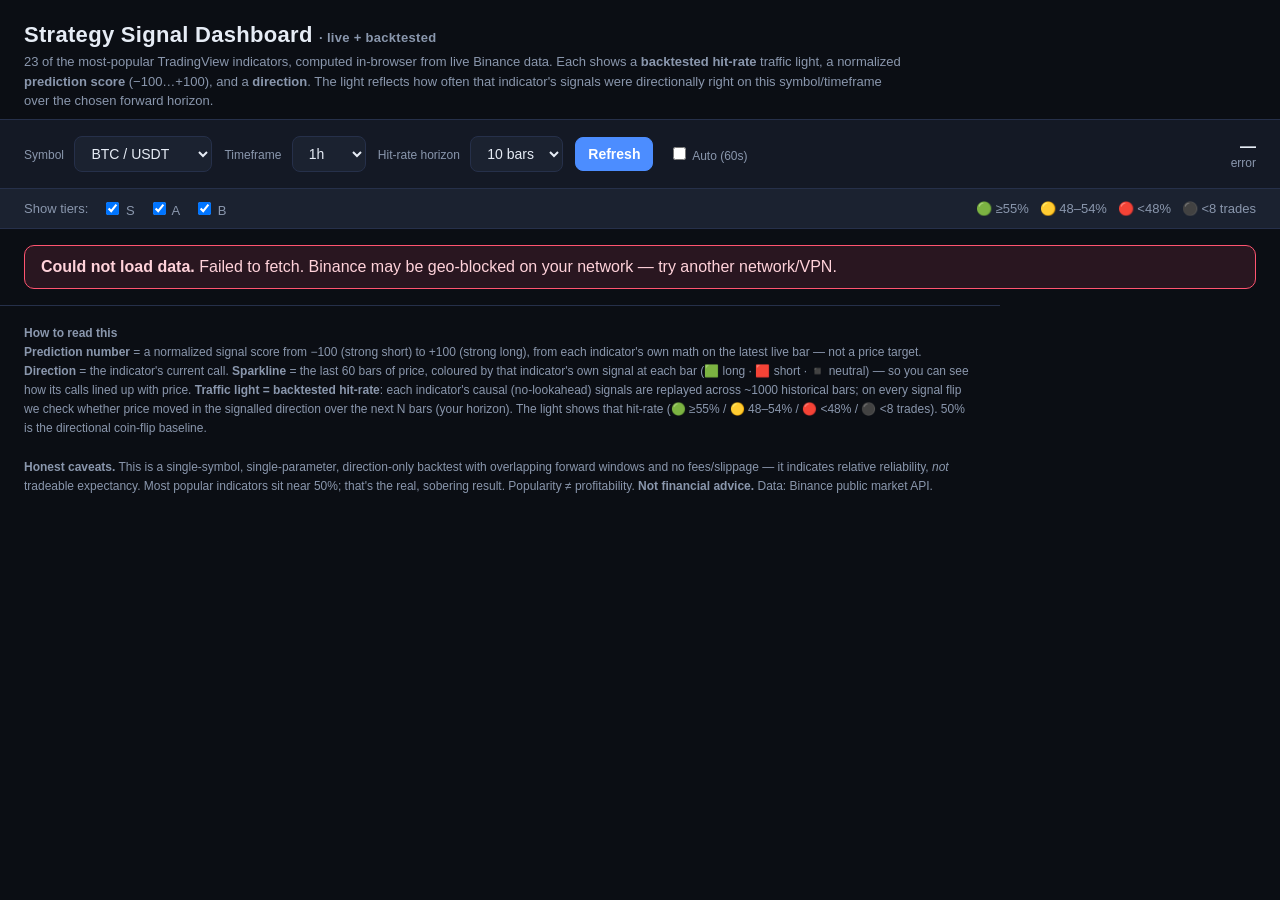
<file: index.html>
<!DOCTYPE html>
<html lang="en">
<head>
<meta charset="UTF-8" />
<meta name="viewport" content="width=device-width, initial-scale=1.0" />
<title>Strategy Signal Dashboard</title>
<style>
  :root{
    --bg:#0b0e14; --panel:#141925; --panel2:#1b2230; --line:#26304a;
    --txt:#e6ecf5; --muted:#8a97ad; --accent:#4c8dff;
    --green:#27d07a; --amber:#ffb02e; --red:#ff5470; --neutral:#6b7793; --grey:#444c5e;
  }
  *{box-sizing:border-box}
  body{margin:0;background:var(--bg);color:var(--txt);
    font-family:-apple-system,BlinkMacSystemFont,"Segoe UI",Roboto,Helvetica,Arial,sans-serif;
    -webkit-font-smoothing:antialiased}
  header{padding:22px 24px 8px;border-bottom:1px solid var(--line)}
  h1{margin:0;font-size:22px;letter-spacing:.3px}
  .sub{color:var(--muted);font-size:13px;margin-top:4px;max-width:880px;line-height:1.5}
  .controls{display:flex;flex-wrap:wrap;gap:12px;align-items:center;padding:16px 24px;
    border-bottom:1px solid var(--line);background:var(--panel)}
  .controls label{font-size:12px;color:var(--muted);margin-right:6px}
  select,button{background:var(--panel2);color:var(--txt);border:1px solid var(--line);
    border-radius:8px;padding:8px 12px;font-size:14px;cursor:pointer}
  button.primary{background:var(--accent);border-color:var(--accent);color:#fff;font-weight:600}
  button:disabled{opacity:.5;cursor:not-allowed}
  .meta{margin-left:auto;text-align:right;font-size:12px;color:var(--muted)}
  .price{font-size:16px;color:var(--txt);font-weight:600}
  .tiers{display:flex;gap:14px;align-items:center;padding:10px 24px;background:var(--panel2);
    border-bottom:1px solid var(--line);font-size:13px;color:var(--muted)}
  .tiers label{cursor:pointer}

  .forecast{margin:16px 24px;padding:16px 20px;border-radius:14px;border:1px solid var(--line);
    background:var(--panel);display:flex;flex-direction:column;gap:12px}
  .forecast.long{border-color:rgba(39,208,122,.5);box-shadow:0 0 24px rgba(39,208,122,.12) inset}
  .forecast.short{border-color:rgba(255,84,112,.5);box-shadow:0 0 24px rgba(255,84,112,.12) inset}
  .forecast.none{border-color:var(--line)}
  .fclabel{font-size:11px;letter-spacing:1px;text-transform:uppercase;color:var(--muted);font-weight:700}
  .fcdir{font-size:34px;font-weight:800;font-variant-numeric:tabular-nums;line-height:1}
  .fcdir.long{color:var(--green)} .fcdir.short{color:var(--red)} .fcdir.neutral{color:var(--neutral)}
  .fcsub{font-size:12px;color:var(--muted);line-height:1.5;max-width:820px}
  .fcbar{position:relative;height:12px;border-radius:8px;overflow:hidden;
    background:linear-gradient(90deg,rgba(255,84,112,.35),rgba(107,119,147,.25) 50%,rgba(39,208,122,.35))}
  .fcmark{position:absolute;top:-3px;width:3px;height:18px;background:var(--txt);border-radius:2px}
  .fcends{display:flex;justify-content:space-between;font-size:10px;color:var(--muted);margin-top:2px}
  .fcrow{display:flex;align-items:baseline;gap:18px;flex-wrap:wrap}
  .fcproj{font-size:13px;color:var(--muted)} .fcproj b.pos{color:var(--green)} .fcproj b.neg{color:var(--red)}
  .fcchartlabel{font-size:10px;color:var(--muted);margin-top:6px}
  .pos{color:var(--green)} .neg{color:var(--red)}
  .oracle{font-size:12px;color:#b48bff;font-weight:600}
  .sparkwrap{margin-top:11px;border-top:1px solid var(--line);padding-top:11px}
  .spark{width:100%;height:40px;display:block}

  .diag{margin:0 24px 4px;display:grid;grid-template-columns:repeat(auto-fit,minmax(260px,1fr));gap:14px}
  .dbox{background:var(--panel);border:1px solid var(--line);border-radius:12px;padding:14px 16px}
  .dlabel{font-size:11px;letter-spacing:.5px;text-transform:uppercase;color:var(--muted);font-weight:700}
  .dval{font-size:24px;font-weight:800;margin:6px 0 4px}
  .dsub{font-size:11px;color:var(--muted);line-height:1.5}
  .dmuted{color:var(--muted);font-weight:400;font-size:11px}

  .consensus{display:flex;gap:18px;flex-wrap:wrap;align-items:center;
    padding:14px 24px;background:var(--panel);border-bottom:1px solid var(--line)}
  .cbadge{font-size:13px;color:var(--muted)}
  .cbadge b{font-size:18px;color:var(--txt)}
  .bias{padding:6px 14px;border-radius:20px;font-weight:700;font-size:14px}

  .tierhead{padding:18px 24px 4px;font-size:13px;letter-spacing:1px;color:var(--muted);
    text-transform:uppercase;font-weight:700}
  .grid{display:grid;grid-template-columns:repeat(auto-fill,minmax(320px,1fr));
    gap:14px;padding:6px 24px 8px}
  .card{background:var(--panel);border:1px solid var(--line);border-radius:14px;
    padding:16px;position:relative;overflow:hidden}
  .card::before{content:"";position:absolute;left:0;top:0;bottom:0;width:4px}
  .card.long::before{background:var(--green)}
  .card.short::before{background:var(--red)}
  .card.neutral::before{background:var(--neutral)}
  .card h3{margin:0 0 2px;font-size:15px}
  .card .author{color:var(--muted);font-size:11px;margin-bottom:12px}

  .row{display:flex;align-items:center;justify-content:space-between;margin:8px 0}
  .row .k{color:var(--muted);font-size:11px;text-transform:uppercase;letter-spacing:.5px}

  .light{display:flex;align-items:center;gap:8px}
  .dot{width:15px;height:15px;border-radius:50%}
  .dot.green{background:var(--green);box-shadow:0 0 11px var(--green)}
  .dot.amber{background:var(--amber);box-shadow:0 0 11px var(--amber)}
  .dot.red{background:var(--red);box-shadow:0 0 11px var(--red)}
  .dot.grey{background:var(--grey)}
  .conf-txt{font-size:13px;font-weight:600}

  .pred{font-size:26px;font-weight:800;font-variant-numeric:tabular-nums}
  .pred.pos{color:var(--green)} .pred.neg{color:var(--red)} .pred.zero{color:var(--neutral)}
  .raw{font-size:11px;color:var(--muted)}

  .dir{padding:4px 11px;border-radius:8px;font-weight:700;font-size:13px;letter-spacing:.5px}
  .dir.long{background:rgba(39,208,122,.15);color:var(--green)}
  .dir.short{background:rgba(255,84,112,.15);color:var(--red)}
  .dir.neutral{background:rgba(107,119,147,.15);color:var(--neutral)}

  .note{font-size:11px;color:var(--muted);line-height:1.5;margin-top:10px;
    border-top:1px solid var(--line);padding-top:9px}

  footer{padding:18px 24px 40px;color:var(--muted);font-size:12px;line-height:1.6;
    border-top:1px solid var(--line);max-width:1000px}
  .err{background:rgba(255,84,112,.12);border:1px solid var(--red);color:#ffd2da;
    padding:12px 16px;border-radius:10px;margin:16px 24px}
  a{color:var(--accent)}
  .spin{display:inline-block;width:12px;height:12px;border:2px solid var(--muted);
    border-top-color:transparent;border-radius:50%;animation:s 0.8s linear infinite;vertical-align:middle}
  @keyframes s{to{transform:rotate(360deg)}}
</style>
</head>
<body>
<header>
  <h1>Strategy Signal Dashboard <span style="font-size:13px;color:var(--muted)">· live + backtested</span></h1>
  <div class="sub">23 of the most-popular TradingView indicators, computed in-browser from live Binance data. Each shows a <b>backtested hit-rate</b> traffic light, a normalized <b>prediction score</b> (−100…+100), and a <b>direction</b>. The light reflects how often that indicator's signals were directionally right on this symbol/timeframe over the chosen forward horizon.</div>
</header>

<div class="controls">
  <div><label>Symbol</label>
    <select id="symbol">
      <option value="BTCUSDT">BTC / USDT</option>
      <option value="ETHUSDT">ETH / USDT</option>
      <option value="SOLUSDT">SOL / USDT</option>
      <option value="BNBUSDT">BNB / USDT</option>
      <option value="XRPUSDT">XRP / USDT</option>
      <option value="DOGEUSDT">DOGE / USDT</option>
    </select>
  </div>
  <div><label>Timeframe</label>
    <select id="interval">
      <option value="15m">15m</option>
      <option value="1h" selected>1h</option>
      <option value="4h">4h</option>
      <option value="1d">1D</option>
    </select>
  </div>
  <div><label>Hit-rate horizon</label>
    <select id="horizon">
      <option value="5">5 bars</option>
      <option value="10" selected>10 bars</option>
      <option value="20">20 bars</option>
    </select>
  </div>
  <button class="primary" id="refresh">Refresh</button>
  <label style="margin-left:4px"><input type="checkbox" id="auto" /> Auto (60s)</label>
  <div class="meta">
    <div class="price" id="price">—</div>
    <div id="updated">not loaded</div>
  </div>
</div>

<div class="tiers">
  <span>Show tiers:</span>
  <label><input type="checkbox" class="tierToggle" value="S" checked> S</label>
  <label><input type="checkbox" class="tierToggle" value="A" checked> A</label>
  <label><input type="checkbox" class="tierToggle" value="B" checked> B</label>
  <span style="margin-left:auto">🟢 ≥55% &nbsp; 🟡 48–54% &nbsp; 🔴 &lt;48% &nbsp; ⚫ &lt;8 trades</span>
</div>

<div class="forecast none" id="forecast" style="display:none"></div>

<div class="diag" id="diag" style="display:none"></div>

<div class="consensus" id="consensus" style="display:none">
  <div class="cbadge">Consensus <span class="bias" id="bias">—</span></div>
  <div class="cbadge"><b id="nLong">0</b> long</div>
  <div class="cbadge"><b id="nShort">0</b> short</div>
  <div class="cbadge"><b id="nNeutral">0</b> neutral</div>
  <div class="cbadge">Avg score <b id="avgScore">0</b></div>
  <div class="cbadge">Avg hit-rate <b id="avgHit">—</b></div>
</div>

<div id="error"></div>
<div id="sections"></div>

<footer>
  <strong>How to read this</strong><br>
  <b>Prediction number</b> = a normalized signal score from −100 (strong short) to +100 (strong long), from each indicator's own math on the latest live bar — not a price target.
  <b>Direction</b> = the indicator's current call.
  <b>Sparkline</b> = the last 60 bars of price, coloured by that indicator's own signal at each bar (🟩 long · 🟥 short · ◾ neutral) — so you can see how its calls lined up with price.
  <b>Traffic light = backtested hit-rate</b>: each indicator's causal (no-lookahead) signals are replayed across ~1000 historical bars; on every signal flip we check whether price moved in the signalled direction over the next N bars (your horizon). The light shows that hit-rate (🟢 ≥55% / 🟡 48–54% / 🔴 &lt;48% / ⚫ &lt;8 trades). 50% is the directional coin-flip baseline.<br><br>
  <strong>Honest caveats.</strong> This is a single-symbol, single-parameter, direction-only backtest with overlapping forward windows and no fees/slippage — it indicates relative reliability, <em>not</em> tradeable expectancy. Most popular indicators sit near 50%; that's the real, sobering result. Popularity ≠ profitability. <strong>Not financial advice.</strong> Data: Binance public market API.
</footer>

<script>
//==================== CONFIG ====================
const HOSTS = ["https://api.binance.com","https://data-api.binance.vision","https://api.binance.us"];
const LIMIT = 1000;

//==================== SERIES HELPERS ====================
const last = a => a[a.length-1];
function sma(src,len){const o=Array(src.length).fill(null);let s=0,c=0;for(let i=0;i<src.length;i++){const v=src[i];if(v==null){s=0;c=0;o[i]=null;continue;}s+=v;c++;if(c>len){s-=src[i-len];c--;}if(c>=len)o[i]=s/len;}return o;}
function ema(src,len){const o=Array(src.length).fill(null);const k=2/(len+1);let p=null;for(let i=0;i<src.length;i++){const v=src[i];if(v==null)continue;p=(p==null)?v:v*k+p*(1-k);o[i]=p;}return o;}
function rma(src,len){const o=Array(src.length).fill(null);let p=null,n=0,seed=0;for(let i=0;i<src.length;i++){const v=src[i];if(v==null)continue;if(p==null){seed+=v;n++;if(n>=len){p=seed/len;o[i]=p;}}else{p=(p*(len-1)+v)/len;o[i]=p;}}return o;}
function wma(src,len){const o=Array(src.length).fill(null);const den=len*(len+1)/2;for(let i=len-1;i<src.length;i++){let ok=true,s=0;for(let k=0;k<len;k++){const v=src[i-k];if(v==null){ok=false;break;}s+=v*(len-k);}if(ok)o[i]=s/den;}return o;}
function hma(src,len){const half=Math.max(1,Math.floor(len/2)),sq=Math.max(1,Math.round(Math.sqrt(len)));const w1=wma(src,half),w2=wma(src,len);const d=src.map((_,i)=>(w1[i]!=null&&w2[i]!=null)?2*w1[i]-w2[i]:null);return wma(d,sq);}
function stdev(src,len){const o=Array(src.length).fill(null);for(let i=len-1;i<src.length;i++){let ok=true,m=0;for(let j=i-len+1;j<=i;j++){if(src[j]==null){ok=false;break;}m+=src[j];}if(!ok)continue;m/=len;let s=0;for(let j=i-len+1;j<=i;j++){const d=src[j]-m;s+=d*d;}o[i]=Math.sqrt(s/len);}return o;}
function highest(src,len){const o=Array(src.length).fill(null);for(let i=len-1;i<src.length;i++){let m=-Infinity;for(let j=i-len+1;j<=i;j++)m=Math.max(m,src[j]);o[i]=m;}return o;}
function lowest(src,len){const o=Array(src.length).fill(null);for(let i=len-1;i<src.length;i++){let m=Infinity;for(let j=i-len+1;j<=i;j++)m=Math.min(m,src[j]);o[i]=m;}return o;}
function trueRange(h,l,c){const o=Array(c.length).fill(null);for(let i=0;i<c.length;i++){o[i]=i===0?h[i]-l[i]:Math.max(h[i]-l[i],Math.abs(h[i]-c[i-1]),Math.abs(l[i]-c[i-1]));}return o;}
function atr(h,l,c,len){return rma(trueRange(h,l,c),len);}
function rsi(src,len){const n=src.length,g=Array(n).fill(null),l=Array(n).fill(null);for(let i=1;i<n;i++){const ch=src[i]-src[i-1];g[i]=Math.max(ch,0);l[i]=Math.max(-ch,0);}const ag=rma(g,len),al=rma(l,len);return src.map((_,i)=>(ag[i]!=null&&al[i]!=null)?(al[i]===0?100:100-100/(1+ag[i]/al[i])):null);}
function linreg(src,len,offset){offset=offset||0;const o=Array(src.length).fill(null);for(let i=len-1;i<src.length;i++){let ok=true;for(let k=0;k<len;k++){if(src[i-len+1+k]==null){ok=false;break;}}if(!ok)continue;let sx=0,sy=0,sxy=0,sx2=0;for(let k=0;k<len;k++){const x=k,y=src[i-len+1+k];sx+=x;sy+=y;sxy+=x*y;sx2+=x*x;}const n=len,slope=(n*sxy-sx*sy)/(n*sx2-sx*sx),icpt=(sy-slope*sx)/n;o[i]=icpt+slope*(len-1-offset);}return o;}
const clamp=(v,a,b)=>Math.max(a,Math.min(b,v));
const sgn=x=>x>0?1:x<0?-1:0;
const hlc3=(H,L,C)=>C.map((c,i)=>(H[i]+L[i]+C[i])/3);
function dirOf(score){return score>8?"LONG":score<-8?"SHORT":"NEUTRAL";}

//==================== BACKTEST ====================
// signals: array of -1/0/1 (causal). Evaluate on flip entries over horizon H.
function backtest(signals,C,H){
  let n=0,hit=0,prev=0;
  for(let i=0;i<C.length-H;i++){
    const s=signals[i]; if(!s) continue;
    if(s!==prev){ prev=s; const fwd=sgn(C[i+H]-C[i]); if(fwd!==0){ n++; if(fwd===s) hit++; } }
  }
  return {n, hitRate: n? hit/n : null};
}
function lightFromBT(bt){
  if(!bt.n || bt.n<8) return {cls:"grey", txt:(bt.n||0)+" trades"};
  const hr=bt.hitRate*100;
  const cls = hr>=55?"green":hr>=48?"amber":"red";
  return {cls, txt:hr.toFixed(0)+"% · n="+bt.n};
}

//==================== INDICATORS ====================
// Each returns {name,author,tier,score(-100..100),raw,signals[]}. signals causal.
function mk(name,author,tier,score,raw,signals){
  const sc=Number.isFinite(score)?Math.round(clamp(score,-100,100)):0;
  return {name,author,tier,score:sc,raw,signals};}
// Static metadata so a thrown indicator can still render a graceful placeholder card.
const META=[["Smart Money Concepts","LuxAlgo","S"],["Squeeze Momentum","LazyBear","S"],
["Supertrend","KivancOzbilgic","S"],["WaveTrend Oscillator","LazyBear","S"],
["UT Bot Alerts","QuantNomad / Yo_adriiiiaan","S"],["VuManChu Cipher B","VuManChu","S"],
["MACD Custom (MTF)","Community","S"],["Hull Suite","InSilico","A"],
["SSL Channel","ErwinBeckers / Mihkel00","A"],["QQE MOD","Mihkel00","A"],
["Range Filter","DonovanWall","A"],["Chandelier Exit","everget","A"],
["CM Williams Vix Fix","ChrisMoody","A"],["Nadaraya-Watson Envelope","LuxAlgo","A"],
["ADX / DMI","Wilder","A"],["Bollinger %B","John Bollinger","A"],
["Fisher Transform","Ehlers","B"],["Schaff Trend Cycle","Schaff","B"],
["Coral Trend","LazyBear","B"],["VWAP Bands (rolling)","Community","B"],
["Ichimoku Cloud","Hosoda","B"],["RSI (14)","Wilder","B"]];

// ---- S TIER ----
function iSMC(O,H,L,C){
  const lr=5,n=C.length,sig=Array(n).fill(0);let lh=null,ll=null,bias=0;
  for(let i=0;i<n;i++){const p=i-lr;if(p>=lr){let ph=true,pl=true;for(let j=p-lr;j<=p+lr;j++){if(H[j]>H[p])ph=false;if(L[j]<L[p])pl=false;}if(ph)lh=H[p];if(pl)ll=L[p];}
    if(lh!=null&&C[i]>lh)bias=1;else if(ll!=null&&C[i]<ll)bias=-1;sig[i]=bias;}
  const c=last(C),mid=(lh!=null&&ll!=null)?(lh+ll)/2:c,rng=(lh!=null&&ll!=null)?(lh-ll||1e-9):1e-9;
  const pen=clamp(Math.abs(c-mid)/rng,0,1);
  return mk("Smart Money Concepts","LuxAlgo","S",bias*(40+pen*60),
    "BOS "+(bias>0?"bull":bias<0?"bear":"–")+(lh!=null?" · "+ll.toFixed(0)+"–"+lh.toFixed(0):""),sig);
}
function iSqueeze(O,H,L,C){
  const len=20,basis=sma(C,len),hh=highest(H,len),ll=lowest(L,len);
  const src=C.map((c,i)=>(hh[i]!=null&&basis[i]!=null)?c-(((hh[i]+ll[i])/2+basis[i])/2):null);
  const val=linreg(src,len,0);const sig=val.map(v=>v==null?0:sgn(v));
  const recent=val.slice(-80).filter(x=>x!=null).map(Math.abs),mx=Math.max(...recent,1e-9);
  const v=last(val);
  return mk("Squeeze Momentum","LazyBear","S",clamp((v/mx),-1,1)*100,"mom "+v.toFixed(2),sig);
}
function waveTrend(H,L,C,n1,n2){
  const ap=hlc3(H,L,C),esa=ema(ap,n1);
  const d=ema(ap.map((v,i)=>esa[i]!=null?Math.abs(v-esa[i]):null),n1);
  const ci=ap.map((v,i)=>(esa[i]!=null&&d[i])?(v-esa[i])/(0.015*d[i]):null);
  const wt1=ema(ci,n2),wt2=sma(wt1,4);return {wt1,wt2};
}
function iWaveTrend(O,H,L,C){
  const {wt1,wt2}=waveTrend(H,L,C,10,21);
  const sig=wt1.map((a,i)=>(a!=null&&wt2[i]!=null)?sgn(a-wt2[i]):0);
  const a=last(wt1),b=last(wt2),diff=a-b;
  return mk("WaveTrend Oscillator","LazyBear","S",clamp(diff*6+a*0.3,-100,100),
    "wt1 "+a.toFixed(1)+" / wt2 "+b.toFixed(1),sig);
}
function atrTrail(O,H,L,C,key,len){
  const a=atr(H,L,C,len),n=C.length,stop=Array(n).fill(null),sig=Array(n).fill(0);
  for(let i=0;i<n;i++){if(a[i]==null)continue;const nl=key*a[i],ps=stop[i-1];
    if(ps==null){stop[i]=C[i]-nl;}
    else if(C[i]>ps&&C[i-1]>ps)stop[i]=Math.max(ps,C[i]-nl);
    else if(C[i]<ps&&C[i-1]<ps)stop[i]=Math.min(ps,C[i]+nl);
    else stop[i]=C[i]>ps?C[i]-nl:C[i]+nl;
    sig[i]=C[i]>stop[i]?1:-1;}
  return {stop,sig,a};
}
function iUTBot(O,H,L,C){
  const {stop,sig,a}=atrTrail(O,H,L,C,1,10);const c=last(C),s=last(stop);
  const dist=clamp(Math.abs(c-s)/(last(a)*2),0,1);
  return mk("UT Bot Alerts","QuantNomad / Yo_adriiiiaan","S",sgn(c-s)*(40+dist*60),"stop "+s.toFixed(2),sig);
}
function iCipherB(O,H,L,C){
  const {wt1,wt2}=waveTrend(H,L,C,9,12);
  const mfRaw=C.map((c,i)=>{const rng=H[i]-L[i];return rng?((C[i]-(i>0?C[i-1]:C[i]))/rng):0;});
  const mf=sma(mfRaw,9);
  const sig=wt1.map((a,i)=>(a!=null&&wt2[i]!=null)?sgn(a-wt2[i]):0);
  const a=last(wt1),b=last(wt2),m=last(mf),diff=a-b;
  return mk("VuManChu Cipher B","VuManChu","S",clamp(diff*6+m*30,-100,100),
    "wt "+a.toFixed(1)+" · mf "+(m*100).toFixed(1),sig);
}
function iMACD(O,H,L,C){
  const e12=ema(C,12),e26=ema(C,26);
  const macd=e12.map((v,i)=>(v!=null&&e26[i]!=null)?v-e26[i]:null);
  const sigl=ema(macd,9),hist=macd.map((v,i)=>(v!=null&&sigl[i]!=null)?v-sigl[i]:null);
  const sig=hist.map(v=>v==null?0:sgn(v));
  const h=last(hist),hs=last(stdev(hist.filter(x=>x!=null),50))||Math.abs(h)||1e-9;
  return mk("MACD Custom (MTF)","Community","S",clamp(h/(hs*2)*100,-100,100),
    "hist "+h.toFixed(2)+" · macd "+last(macd).toFixed(2),sig);
}

// ---- A TIER ----
function iHull(O,H,L,C){
  const h=hma(C,55),sig=h.map((v,i)=>(v!=null&&i>=2&&h[i-2]!=null)?sgn(v-h[i-2]):0);
  const v=last(h),v2=h[h.length-3];const a0=last(atr(H,L,C,14))||1e-9;
  return mk("Hull Suite","InSilico","A",clamp((v-v2)/a0*60,-100,100),"hma "+v.toFixed(2),sig);
}
function iSSL(O,H,L,C){
  const len=10,sh=sma(H,len),sl=sma(L,len),n=C.length,sig=Array(n).fill(0);let hlv=0;
  for(let i=0;i<n;i++){if(sh[i]==null){continue;}if(C[i]>sh[i])hlv=1;else if(C[i]<sl[i])hlv=-1;sig[i]=hlv;}
  return mk("SSL Channel","ErwinBeckers / Mihkel00","A",last(sig)*70,
    "smaH "+last(sh).toFixed(2)+" / smaL "+last(sl).toFixed(2),sig);
}
function iQQE(O,H,L,C){
  const rp=6,sf=5,W=rp*2-1,F=4.236;
  const r=rsi(C,rp),rm=ema(r,sf),n=C.length;
  const atrr=rm.map((v,i)=>(v!=null&&rm[i-1]!=null)?Math.abs(v-rm[i-1]):null);
  const maAtr=ema(atrr,W),dar=ema(maAtr,W).map(v=>v==null?null:v*F);
  const lb=Array(n).fill(null),sb=Array(n).fill(null),sig=Array(n).fill(0);let tr=0;
  for(let i=0;i<n;i++){if(rm[i]==null||dar[i]==null){continue;}
    const nl=rm[i]-dar[i],ns=rm[i]+dar[i];
    lb[i]=(lb[i-1]!=null&&rm[i-1]>lb[i-1]&&rm[i]>lb[i-1])?Math.max(lb[i-1],nl):nl;
    sb[i]=(sb[i-1]!=null&&rm[i-1]<sb[i-1]&&rm[i]<sb[i-1])?Math.min(sb[i-1],ns):ns;
    if(rm[i]>(sb[i-1]!=null?sb[i-1]:ns))tr=1;else if(rm[i]<(lb[i-1]!=null?lb[i-1]:nl))tr=-1;
    sig[i]=tr;}
  return mk("QQE MOD","Mihkel00","A",last(sig)*clamp(Math.abs(last(rm)-50)*3,30,95),
    "rsiMa "+last(rm).toFixed(1),sig);
}
function iRangeFilter(O,H,L,C){
  const per=50,mult=3,n=C.length;
  const dc=C.map((c,i)=>i>0?Math.abs(c-C[i-1]):0);
  const avrng=ema(dc,per),smooth=ema(avrng,per*2-1).map(v=>v==null?null:v*mult);
  const filt=Array(n).fill(null),sig=Array(n).fill(0);
  for(let i=0;i<n;i++){if(smooth[i]==null){continue;}const pf=filt[i-1];
    if(pf==null){filt[i]=C[i];continue;}
    if(C[i]>pf)filt[i]=Math.max(pf,C[i]-smooth[i]);
    else filt[i]=Math.min(pf,C[i]+smooth[i]);
    sig[i]=filt[i]>filt[i-1]?1:filt[i]<filt[i-1]?-1:sig[i-1]||0;}
  return mk("Range Filter","DonovanWall","A",last(sig)*65,"filt "+last(filt).toFixed(2),sig);
}
function iChandelier(O,H,L,C){
  const len=22,m=3,a=atr(H,L,C,len),hh=highest(H,len),ll=lowest(L,len),n=C.length;
  const ls=Array(n).fill(null),ss=Array(n).fill(null),sig=Array(n).fill(0);let dir=1;
  for(let i=0;i<n;i++){if(a[i]==null){continue;}
    let l=hh[i]-a[i]*m,s=ll[i]+a[i]*m;
    ls[i]=(ls[i-1]!=null&&C[i-1]>ls[i-1])?Math.max(l,ls[i-1]):l;
    ss[i]=(ss[i-1]!=null&&C[i-1]<ss[i-1])?Math.min(s,ss[i-1]):s;
    if(C[i]>ss[i-1])dir=1;else if(C[i]<ls[i-1])dir=-1;sig[i]=dir;}
  return mk("Chandelier Exit","everget","A",last(sig)*70,"long "+last(ls).toFixed(2),sig);
}
function iVixFix(O,H,L,C){
  const pd=22,hc=highest(C,pd),n=C.length;
  const wvf=C.map((c,i)=>hc[i]!=null?(hc[i]-L[i])/hc[i]*100:null);
  const rh=highest(wvf.map(v=>v==null?-Infinity:v),50);
  const sig=wvf.map((v,i)=>(v!=null&&rh[i]>-Infinity&&v>=rh[i]*0.85)?1:0); // fear spike -> reversal up bias
  const v=last(wvf);
  return mk("CM Williams Vix Fix","ChrisMoody","A",last(sig)?clamp(v*4,0,95):0,"wvf "+v.toFixed(2),sig);
}
function iNadaraya(O,H,L,C){
  const L0=50,h=8,n=C.length,nw=Array(n).fill(null);
  for(let i=L0-1;i<n;i++){let num=0,den=0;for(let k=0;k<L0;k++){const w=Math.exp(-(k*k)/(2*h*h));num+=w*C[i-k];den+=w;}nw[i]=num/den;}
  const sig=nw.map((v,i)=>(v!=null&&nw[i-1]!=null)?sgn(v-nw[i-1]):0);
  const a0=last(atr(H,L,C,14))||1e-9;
  return mk("Nadaraya-Watson Envelope","LuxAlgo","A",clamp((last(nw)-nw[n-2])/a0*80,-100,100),
    "nw "+last(nw).toFixed(2),sig);
}
function iADX(O,H,L,C){
  const len=14,n=C.length,pdm=Array(n).fill(0),ndm=Array(n).fill(0);
  for(let i=1;i<n;i++){const up=H[i]-H[i-1],dn=L[i-1]-L[i];pdm[i]=(up>dn&&up>0)?up:0;ndm[i]=(dn>up&&dn>0)?dn:0;}
  const tr=trueRange(H,L,C),atr14=rma(tr,len),pdi=rma(pdm,len),ndi=rma(ndm,len);
  const pDI=pdi.map((v,i)=>(v!=null&&atr14[i])?100*v/atr14[i]:null);
  const nDI=ndi.map((v,i)=>(v!=null&&atr14[i])?100*v/atr14[i]:null);
  const dx=pDI.map((v,i)=>(v!=null&&nDI[i]!=null&&(v+nDI[i]))?100*Math.abs(v-nDI[i])/(v+nDI[i]):null);
  const adx=rma(dx,len);
  const sig=pDI.map((v,i)=>(v!=null&&nDI[i]!=null)?sgn(v-nDI[i]):0);
  const str=clamp((last(adx)||0)/40,0,1);
  return mk("ADX / DMI","Wilder","A",last(sig)*(40+str*55),
    "+DI "+last(pDI).toFixed(0)+" −DI "+last(nDI).toFixed(0)+" ADX "+(last(adx)||0).toFixed(0),sig);
}
function iBBpct(O,H,L,C){
  const len=20,basis=sma(C,len),dev=stdev(C,len);
  const up=basis.map((b,i)=>b!=null?b+2*dev[i]:null),lo=basis.map((b,i)=>b!=null?b-2*dev[i]:null);
  const pb=C.map((c,i)=>(up[i]!=null&&up[i]-lo[i])?(c-lo[i])/(up[i]-lo[i]):null);
  const sig=pb.map(v=>v==null?0:sgn(v-0.5));
  const v=last(pb);
  return mk("Bollinger %B","John Bollinger","A",v==null?0:clamp((v-0.5)*200,-100,100),
    "%b "+(v==null?"—":v.toFixed(2)),sig);
}

// ---- B TIER ----
function iFisher(O,H,L,C){
  const per=9,m=hlc3(H,L,C).map((_,i)=>(H[i]+L[i])/2),n=C.length;
  const mn=lowest(m,per),mx=highest(m,per);
  const val=Array(n).fill(null),fish=Array(n).fill(null);let pv=0,pf=0;
  for(let i=0;i<n;i++){if(mn[i]==null){continue;}const rng=(mx[i]-mn[i])||1e-9;
    let v=0.66*((m[i]-mn[i])/rng-0.5)+0.67*pv;v=clamp(v,-0.999,0.999);val[i]=v;
    const f=0.5*Math.log((1+v)/(1-v))+0.5*pf;fish[i]=f;pv=v;pf=f;}
  const sig=fish.map((v,i)=>(v!=null&&fish[i-1]!=null)?sgn(v-fish[i-1]):0);
  return mk("Fisher Transform","Ehlers","B",clamp(last(fish)*30,-100,100),"fish "+last(fish).toFixed(2),sig);
}
function iSTC(O,H,L,C){
  const fast=23,slow=50,cyc=10,n=C.length;
  const macd=ema(C,fast).map((v,i)=>{const s=ema(C,slow)[i];return(v!=null&&s!=null)?v-s:null;});
  function stoch(src){const ll=lowest(src,cyc),hh=highest(src,cyc);return src.map((v,i)=>(v!=null&&ll[i]!=null&&(hh[i]-ll[i]))?(v-ll[i])/(hh[i]-ll[i])*100:null);}
  const k1=stoch(macd),d1=ema(k1,3),k2=stoch(d1),stc=ema(k2,3);
  const sig=stc.map((v,i)=>(v!=null&&stc[i-1]!=null)?sgn(v-stc[i-1]):0);
  const v=last(stc)||50;
  return mk("Schaff Trend Cycle","Schaff","B",clamp((v-50)*2,-100,100),"stc "+v.toFixed(1),sig);
}
function iCoral(O,H,L,C){
  const len=21,cd=0.4,n=C.length;
  const di=(len-1)/2+1,c1=2/(di+1),c2=1-c1;
  const c3=3*(cd*cd+cd*cd*cd),c4=-3*(2*cd*cd+cd+cd*cd*cd),c5=3*cd+1+cd*cd*cd+3*cd*cd;
  let i1=0,i2=0,i3=0,i4=0,i5=0,i6=0;const bfr=Array(n).fill(null);
  for(let i=0;i<n;i++){i1=c1*C[i]+c2*i1;i2=c1*i1+c2*i2;i3=c1*i2+c2*i3;i4=c1*i3+c2*i4;i5=c1*i4+c2*i5;i6=c1*i5+c2*i6;
    bfr[i]=-cd*cd*cd*i6+c3*i5+c4*i4+c5*i3;}
  const sig=bfr.map((v,i)=>(i>30&&v!=null&&bfr[i-1]!=null)?sgn(v-bfr[i-1]):0);
  const a0=last(atr(H,L,C,14))||1e-9;
  return mk("Coral Trend","LazyBear","B",clamp((last(bfr)-bfr[n-2])/a0*70,-100,100),"coral "+last(bfr).toFixed(2),sig);
}
function iVWAP(O,H,L,C,V){
  const len=100,tp=hlc3(H,L,C),n=C.length,vwap=Array(n).fill(null);
  for(let i=len-1;i<n;i++){let pv=0,vv=0;for(let k=0;k<len;k++){pv+=tp[i-k]*V[i-k];vv+=V[i-k];}vwap[i]=vv?pv/vv:null;}
  const sig=vwap.map((v,i)=>v!=null?sgn(C[i]-v):0);
  const a0=last(atr(H,L,C,14))||1e-9;
  return mk("VWAP Bands (rolling)","Community","B",clamp((last(C)-last(vwap))/a0*40,-100,100),
    "vwap "+last(vwap).toFixed(2),sig);
}
function iIchimoku(O,H,L,C){
  const tk=highest(H,9).map((h,i)=>h!=null?(h+lowest(L,9)[i])/2:null);
  const kj=highest(H,26).map((h,i)=>h!=null?(h+lowest(L,26)[i])/2:null);
  const sa=tk.map((t,i)=>(t!=null&&kj[i]!=null)?(t+kj[i])/2:null);
  const sb=highest(H,52).map((h,i)=>h!=null?(h+lowest(L,52)[i])/2:null);
  const sig=C.map((c,i)=>{if(sa[i]==null||sb[i]==null||tk[i]==null||kj[i]==null)return 0;
    const top=Math.max(sa[i],sb[i]),bot=Math.min(sa[i],sb[i]);
    if(c>top&&tk[i]>kj[i])return 1;if(c<bot&&tk[i]<kj[i])return -1;return sgn(tk[i]-kj[i]);});
  return mk("Ichimoku Cloud","Hosoda","B",last(sig)*clamp(Math.abs(last(tk)-last(kj))/(last(C)*0.01),30,90),
    "tenkan "+last(tk).toFixed(0)+" kijun "+last(kj).toFixed(0),sig);
}
function iRSI(O,H,L,C){
  const r=rsi(C,14),sig=r.map(v=>v==null?0:sgn(v-50));const v=last(r);
  return mk("RSI (14)","Wilder","B",clamp((v-50)*3,-100,100),"rsi "+v.toFixed(1),sig);
}

const INDICATORS=[iSMC,iSqueeze,iSupertrend_wrap,iWaveTrend,iUTBot,iCipherB,iMACD,
  iHull,iSSL,iQQE,iRangeFilter,iChandelier,iVixFix,iNadaraya,iADX,iBBpct,
  iFisher,iSTC,iCoral,iVWAP,iIchimoku,iRSI];
// Supertrend wrapper (uses atrTrail-like dedicated math)
function iSupertrend_wrap(O,H,L,C){
  const len=10,mult=3,a=atr(H,L,C,len),n=C.length;
  const up=Array(n).fill(null),dn=Array(n).fill(null),tr=Array(n).fill(1),st=Array(n).fill(null),sig=Array(n).fill(0);
  for(let i=0;i<n;i++){if(a[i]==null)continue;const hl2=(H[i]+L[i])/2;let bu=hl2+mult*a[i],bl=hl2-mult*a[i];
    up[i]=(up[i-1]!=null&&C[i-1]<=up[i-1])?Math.min(bu,up[i-1]):bu;
    dn[i]=(dn[i-1]!=null&&C[i-1]>=dn[i-1])?Math.max(bl,dn[i-1]):bl;
    let t=tr[i-1]||1;if(t===-1&&C[i]>up[i-1])t=1;else if(t===1&&C[i]<dn[i-1])t=-1;tr[i]=t;
    st[i]=t===1?dn[i]:up[i];sig[i]=t;}
  const c=last(C),stv=last(st),a0=last(a);const dist=clamp(Math.abs(c-stv)/(a0*3),0,1);
  return mk("Supertrend","KivancOzbilgic","S",last(tr)*(40+dist*60),"line "+stv.toFixed(2),sig);
}

//==================== DATA ====================
async function fetchKlines(symbol,interval){
  let lastErr;
  for(const host of HOSTS){
    try{const r=await fetch(`${host}/api/v3/klines?symbol=${symbol}&interval=${interval}&limit=${LIMIT}`,{cache:"no-store"});
      if(!r.ok)throw new Error(host+" HTTP "+r.status);const j=await r.json();
      if(!Array.isArray(j)||!j.length)throw new Error("empty");return j;
    }catch(e){lastErr=e;}}
  throw lastErr||new Error("all hosts failed");
}

//==================== RENDER ====================
function card(r,H){
  const bt=backtest(r.signals,r._C,H),lt=lightFromBT(bt);
  r._bt=bt;
  const dir=dirOf(r.score),dlc=dir.toLowerCase();
  const pc=r.score>8?"pos":r.score<-8?"neg":"zero";
  const arrow=dir==="LONG"?"▲":dir==="SHORT"?"▼":"■";const sign=r.score>0?"+":"";
  let oracle="";
  if(bt.n>=8){const cei=Math.max(bt.hitRate,1-bt.hitRate)*100,tag=bt.hitRate>=0.5?"follow":"fade";
    oracle=`<div class="row"><span class="k" title="Best achievable only with hindsight — unattainable live">Oracle ceiling</span><span class="oracle">${cei.toFixed(0)}% · ${tag}</span></div>`;}
  return `<div class="card ${dlc}">
    <h3>${r.name}</h3><div class="author">by ${r.author}</div>
    <div class="row"><span class="k">Hit-rate</span>
      <span class="light"><span class="dot ${lt.cls}"></span><span class="conf-txt">${lt.txt}</span></span></div>
    ${oracle}
    <div class="row"><span class="k">Prediction</span><span class="pred ${pc}">${sign}${r.score}</span></div>
    <div class="row"><span class="raw">${r.raw}</span><span class="dir ${dlc}">${arrow} ${dir}</span></div>
    <div class="sparkwrap" title="Last 60 bars of price, coloured by this indicator's signal — green=long, red=short, grey=neutral">${sparkline(r._C,r.signals,60)}</div>
  </div>`;
}

function activeTiers(){return [...document.querySelectorAll(".tierToggle:checked")].map(c=>c.value);}

// Ensemble forecast from causal live signals, weighted by backtested edge.
// Only indicators with demonstrated edge (hitRate>0.5 AND n>=8) at horizon H vote.
function computeForecast(results,C,H){
  let pUpW=0,wSum=0,up=0,down=0,voters=0;
  for(const r of results){
    const s=last(r.signals); if(!s) continue;       // current causal signal (same series we backtest)
    const bt=backtest(r.signals,C,H);
    if(!bt.n||bt.n<8||bt.hitRate<=0.5) continue;     // no demonstrated edge -> no vote
    const w=bt.hitRate-0.5;                          // weight = edge over coin-flip
    const pUpGiven = s>0 ? bt.hitRate : (1-bt.hitRate);
    pUpW+=w*pUpGiven; wSum+=w; voters++;
    if(s>0) up++; else down++;
  }
  if(!wSum) return {ok:false,total:results.length,voters:0};
  return {ok:true,pUp:pUpW/wSum,voters,up,down,total:results.length};
}
// ---- FORWARD PROJECTION (genuine forecast, calibrated on edge-weighted conditional returns) ----
function logret1(C){const o=[null];for(let i=1;i<C.length;i++)o.push(Math.log(C[i]/C[i-1]));return o;}
function condReturn(sig,C,H){ // avg forward H-bar log return at past bars sharing the current signal state
  const cur=last(sig); if(!cur) return null; let sum=0,cnt=0;
  for(let i=0;i<C.length-H;i++){ if(sig[i]===cur){ sum+=Math.log(C[i+H]/C[i]); cnt++; } }
  return cnt>=8 ? sum/cnt : null;
}
function projectPath(results,C,H){
  let muW=0,wSum=0;
  for(const r of results){const cur=last(r.signals);if(!cur)continue;
    const bt=backtest(r.signals,C,H);if(!bt.n||bt.n<8||bt.hitRate<=0.5)continue;
    const cr=condReturn(r.signals,C,H);if(cr==null)continue;
    const w=bt.hitRate-0.5; muW+=w*cr; wSum+=w;}
  const muH = wSum? muW/wSum : 0, drift = muH/H;
  const lr=logret1(C).filter(x=>x!=null).slice(-200);
  const mean=lr.reduce((a,b)=>a+b,0)/lr.length;
  const sigma=Math.sqrt(lr.reduce((a,b)=>a+(b-mean)*(b-mean),0)/lr.length);
  const now=last(C),center=[],up1=[],lo1=[],up2=[],lo2=[];
  for(let k=0;k<=H;k++){const c=now*Math.exp(drift*k);center.push(c);
    up1.push(c*Math.exp(sigma*Math.sqrt(k)));lo1.push(c*Math.exp(-sigma*Math.sqrt(k)));
    up2.push(c*Math.exp(2*sigma*Math.sqrt(k)));lo2.push(c*Math.exp(-2*sigma*Math.sqrt(k)));}
  return {center,up1,lo1,up2,lo2,muH,sigma,hasEdge:wSum>0};
}
function projChart(C,proj,H,up){
  const histN=50,hist=C.slice(-histN),np=hist.length+H;
  const ys=[...hist,...proj.up2,...proj.lo2],ymin=Math.min(...ys),ymax=Math.max(...ys),rng=(ymax-ymin)||1;
  const W=900,Ht=170,pad=6;
  const X=i=>pad+i*(W-2*pad)/(np-1), Y=v=>Ht-pad-((v-ymin)/rng)*(Ht-2*pad);
  const col=up?"#27d07a":"#ff5470";
  const hp=hist.map((v,i)=>X(i)+","+Y(v)).join(" ");
  const cx=k=>X(hist.length-1+k);
  const band=(u,l)=>{let p="M";for(let k=0;k<=H;k++)p+=cx(k)+","+Y(u[k])+" L";for(let k=H;k>=0;k--)p+=cx(k)+","+Y(l[k])+" L";return p.slice(0,-2)+"Z";};
  const cpath=proj.center.map((v,k)=>cx(k)+","+Y(v)).join(" ");
  const divX=X(hist.length-1);
  return `<svg viewBox="0 0 ${W} ${Ht}" preserveAspectRatio="none" style="width:100%;height:170px;display:block">
    <path d="${band(proj.up2,proj.lo2)}" fill="${col}" opacity="0.10"/>
    <path d="${band(proj.up1,proj.lo1)}" fill="${col}" opacity="0.18"/>
    <line x1="${divX}" y1="${pad}" x2="${divX}" y2="${Ht-pad}" stroke="#3a4663" stroke-dasharray="3 3"/>
    <polyline points="${hp}" fill="none" stroke="#c8d2e6" stroke-width="1.6"/>
    <polyline points="${cpath}" fill="none" stroke="${col}" stroke-width="1.8" stroke-dasharray="5 4"/>
  </svg>`;
}

// ---- PER-CARD SPARKLINE (price line coloured by that indicator's signal) ----
function sparkline(C,signals,n){
  const hist=C.slice(-n),sig=signals.slice(-n);
  if(hist.length<2) return "";
  const min=Math.min(...hist),max=Math.max(...hist),rng=(max-min)||1;
  const W=300,Ht=40,pad=3;
  const X=i=>(pad+i*(W-2*pad)/(hist.length-1)).toFixed(1), Y=v=>(Ht-pad-((v-min)/rng)*(Ht-2*pad)).toFixed(1);
  const paths={"1":"","-1":"","0":""};
  for(let i=1;i<hist.length;i++){const s=String(sig[i]||0);
    paths[s]+=`M${X(i-1)},${Y(hist[i-1])} L${X(i)},${Y(hist[i])} `;}
  const col={"1":"#27d07a","-1":"#ff5470","0":"#6b7793"};
  let out="";for(const k of ["0","-1","1"]) if(paths[k]) out+=`<path d="${paths[k]}" fill="none" stroke="${col[k]}" stroke-width="1.4"/>`;
  return `<svg viewBox="0 0 ${W} ${Ht}" preserveAspectRatio="none" class="spark">${out}</svg>`;
}

// ---- PERFECT-FORESIGHT BENCHMARK (theoretical ceiling, unattainable live) ----
function perfectForesight(results,C,H){
  let oracle=0,ens=0;const start=60;
  for(let i=start;i<C.length-H;i+=H){const r=Math.log(C[i+H]/C[i]);oracle+=Math.abs(r);
    let vote=0;for(const res of results)vote+=res.signals[i]||0;ens+=sgn(vote)*r;}
  return {oracleMult:Math.exp(oracle), ensMult:Math.exp(ens), capture: oracle? ens/oracle:0};
}

// ---- WALK-FORWARD VALIDATION (calibrate on 70%, score out-of-sample on 30%) ----
function walkForward(results,C,H){
  const n=C.length,split=Math.floor(n*0.7);
  const cal=results.map(r=>{const bt=backtest(r.signals.slice(0,split),C.slice(0,split),H);
    if(!bt.n||bt.n<8)return {w:0,mult:0};return {w:Math.abs(bt.hitRate-0.5),mult:bt.hitRate>=0.5?1:-1};});
  function score(a,b){let hit=0,tot=0;for(let i=a;i<b;i+=H){let vote=0;
    results.forEach((r,j)=>{vote+=cal[j].w*cal[j].mult*(r.signals[i]||0);});
    if(vote===0)continue;const real=sgn(C[i+H]-C[i]);if(real===0)continue;tot++;if(sgn(vote)===real)hit++;}
    return {rate:tot?hit/tot:null,n:tot};}
  const ins=score(60,split-H), oos=score(split,n-H);
  return {ins:ins.rate,nIns:ins.n,oos:oos.rate,nOos:oos.n,split};
}

// ---- NO-LOOK-AHEAD SELF-TEST (signals must not change when future bars are removed) ----
function selfTest(O,Hh,L,C,V){
  const n=C.length,cut=n-30;
  const full=INDICATORS.map(fn=>{try{return fn(O,Hh,L,C,V).signals[cut];}catch(e){return "ERR";}});
  const sl=a=>a.slice(0,cut+1);
  const trunc=INDICATORS.map(fn=>{try{const s=fn(sl(O),sl(Hh),sl(L),sl(C),sl(V)).signals;return s[s.length-1];}catch(e){return "ERR";}});
  let pass=0;const fails=[];
  for(let i=0;i<INDICATORS.length;i++){if(full[i]===trunc[i])pass++;else fails.push((META[i]||["?"])[0]);}
  return {pass,total:INDICATORS.length,fails,cut};
}

function renderForecast(fc,results,C,H){
  const el=document.getElementById("forecast"); el.style.display="flex";
  if(!fc.ok){
    el.className="forecast none";
    el.innerHTML=`<div class="fclabel">Ensemble forecast · next ${H} bars</div>
      <div class="fcdir neutral">— NO EDGE DETECTED</div>
      <div class="fcsub">None of the ${fc.total} indicators currently shows a demonstrated edge (hit-rate &gt;50% with at least 8 trades) over the next ${H} bars on this symbol/timeframe. The honest answer is: no forecast. Try a different symbol, timeframe, or horizon.</div>`;
    return;
  }
  const up=fc.pUp>=0.5, prob=(up?fc.pUp:1-fc.pUp)*100, cls=up?"long":"short";
  const proj=projectPath(results,C,H), movePct=(Math.exp(proj.muH)-1)*100;
  el.className="forecast "+cls;
  el.innerHTML=`<div class="fclabel">Ensemble forecast · next ${H} bars</div>
    <div class="fcrow">
      <div class="fcdir ${cls}">${up?"▲":"▼"} ${up?"UP":"DOWN"} ${prob.toFixed(0)}%</div>
      <div class="fcproj">projected move <b class="${movePct>=0?'pos':'neg'}">${movePct>=0?"+":""}${movePct.toFixed(2)}%</b> · ±${((Math.exp(proj.sigma*Math.sqrt(H))-1)*100).toFixed(1)}% (1σ)</div>
    </div>
    <div class="fcbar"><div class="fcmark" style="left:calc(${(fc.pUp*100).toFixed(1)}% - 1.5px)"></div></div>
    <div class="fcends"><span>DOWN</span><span>50/50</span><span>UP</span></div>
    <div class="fcchartlabel">Forward projection — solid = last 50 bars · dashed = predicted path · shaded = 1σ / 2σ cone</div>
    ${projChart(C,proj,H,up)}
    <div class="fcsub">${fc.voters} of ${fc.total} indicators have a demonstrated edge and vote (${fc.up} lean up · ${fc.down} lean down). Probability is hit-rate-weighted; the projected path extrapolates each voter's edge-weighted historical conditional return, with a volatility cone. A model estimate, not a guarantee. Not financial advice.</div>`;
}

// Renders the perfect-foresight benchmark, walk-forward validation, and self-test row.
function renderDiagnostics(results,data,H){
  const C=data.C;
  const pf=perfectForesight(results,C,H), wf=walkForward(results,C,H), st=LASTSELFTEST||selfTest(data.O,data.H,data.L,data.C,data.V);
  const cap=(pf.capture*100);
  const wfTxt = wf.oos==null ? "—" : (wf.oos*100).toFixed(0)+"% <span class='dmuted'>(n="+wf.nOos+", in-sample "+(wf.ins!=null?(wf.ins*100).toFixed(0)+"%":"—")+")</span>";
  const stCls = st.fails.length? "red":"green";
  const stTxt = st.fails.length? (st.pass+"/"+st.total+" — repaint: "+st.fails.join(", ")) : (st.pass+"/"+st.total+" causal ✓");
  document.getElementById("diag").style.display="grid";
  document.getElementById("diag").innerHTML=`
    <div class="dbox"><div class="dlabel">Perfect-foresight benchmark <span class="dmuted">(ceiling, unattainable)</span></div>
      <div class="dval ${cap>=0?'pos':'neg'}">${cap>=0?"":"−"}${Math.abs(cap).toFixed(0)}%</div>
      <div class="dsub">of perfect foresight captured. A perfect oracle (always right each ${H} bars) ≈ <b>${pf.oracleMult.toFixed(1)}×</b> over this window; the equal-weight causal ensemble ≈ <b class="${pf.ensMult>=1?'pos':'neg'}">${pf.ensMult.toFixed(2)}×</b>. Near 0% (or negative) means little real directional edge.</div></div>
    <div class="dbox"><div class="dlabel">Walk-forward (out-of-sample)</div>
      <div class="dval">${wfTxt}</div>
      <div class="dsub">Weights & follow/fade calibrated on the oldest 70% of bars, scored on the held-out most-recent 30% the model never saw. 50% = coin-flip.</div></div>
    <div class="dbox"><div class="dlabel">No-look-ahead self-test</div>
      <div class="dval"><span class="dot ${stCls}" style="width:13px;height:13px;display:inline-block;vertical-align:middle"></span> ${st.pass}/${st.total}</div>
      <div class="dsub">${stTxt}. Every indicator recomputed with the last 30 bars deleted; signal at bar ${st.cut} must be unchanged. Proves the signals don't peek ahead.</div></div>`;
}

let LASTRESULTS=null,LASTDATA=null,LASTSELFTEST=null;
function renderAll(){
  if(!LASTRESULTS)return;
  const H=+document.getElementById("horizon").value, C=LASTDATA.C;
  renderForecast(computeForecast(LASTRESULTS,C,H),LASTRESULTS,C,H);
  renderDiagnostics(LASTRESULTS,LASTDATA,H);
  const tiers=activeTiers();const cont=document.getElementById("sections");cont.innerHTML="";
  const names={S:"Tier S — the icons",A:"Tier A — heavy hitters",B:"Tier B — widely-used standards"};
  let nL=0,nS=0,nN=0,sum=0,hitSum=0,hitN=0;
  ["S","A","B"].forEach(t=>{
    if(!tiers.includes(t))return;
    const group=LASTRESULTS.filter(r=>r.tier===t);if(!group.length)return;
    const cards=group.map(r=>card(r,H)).join("");
    cont.insertAdjacentHTML("beforeend",`<div class="tierhead">${names[t]}</div><div class="grid">${cards}</div>`);
  });
  LASTRESULTS.filter(r=>tiers.includes(r.tier)).forEach(r=>{
    const d=dirOf(r.score);if(d==="LONG")nL++;else if(d==="SHORT")nS++;else nN++;sum+=r.score;
    if(r._bt&&r._bt.n>=8){hitSum+=r._bt.hitRate;hitN++;}});
  const tot=nL+nS+nN||1,avg=Math.round(sum/tot);
  document.getElementById("consensus").style.display="flex";
  document.getElementById("nLong").textContent=nL;document.getElementById("nShort").textContent=nS;
  document.getElementById("nNeutral").textContent=nN;document.getElementById("avgScore").textContent=(avg>0?"+":"")+avg;
  document.getElementById("avgHit").textContent=hitN?(hitSum/hitN*100).toFixed(0)+"%":"—";
  const bias=document.getElementById("bias");
  if(avg>8){bias.textContent="BULLISH";bias.style.background="rgba(39,208,122,.2)";bias.style.color="var(--green)";}
  else if(avg<-8){bias.textContent="BEARISH";bias.style.background="rgba(255,84,112,.2)";bias.style.color="var(--red)";}
  else{bias.textContent="MIXED";bias.style.background="rgba(107,119,147,.2)";bias.style.color="var(--neutral)";}
}

async function run(){
  const sym=document.getElementById("symbol").value,iv=document.getElementById("interval").value;
  const btn=document.getElementById("refresh"),err=document.getElementById("error");
  err.innerHTML="";btn.disabled=true;document.getElementById("updated").innerHTML='<span class="spin"></span> loading…';
  try{
    const k=await fetchKlines(sym,iv);
    const O=k.map(r=>+r[1]),H=k.map(r=>+r[2]),L=k.map(r=>+r[3]),C=k.map(r=>+r[4]),V=k.map(r=>+r[5]);
    LASTRESULTS=INDICATORS.map((fn,idx)=>{
      let r;
      try{ r=fn(O,H,L,C,V); }
      catch(e){ const m=META[idx]||["?","","?"];
        r={name:m[0],author:m[1],tier:m[2],score:0,raw:"n/a (insufficient data)",signals:Array(C.length).fill(0)}; }
      if(!Number.isFinite(r.score)) r.score=0;
      r._C=C; return r;
    });
    LASTDATA={O,H,L,C,V};
    LASTSELFTEST=selfTest(O,H,L,C,V);   // computed once per load (horizon-independent)
    renderAll();
    document.getElementById("price").textContent=sym.replace("USDT","")+" $"+last(C).toLocaleString();
    document.getElementById("updated").textContent="updated "+new Date().toLocaleTimeString()+" · "+k.length+" bars";
  }catch(e){
    err.innerHTML='<div class="err"><b>Could not load data.</b> '+e.message+
      '. Binance may be geo-blocked on your network — try another network/VPN.</div>';
    document.getElementById("updated").textContent="error";
  }finally{btn.disabled=false;}
}

let timer=null;
document.getElementById("refresh").onclick=run;
document.getElementById("symbol").onchange=run;
document.getElementById("interval").onchange=run;
document.getElementById("horizon").onchange=renderAll;
document.querySelectorAll(".tierToggle").forEach(c=>c.onchange=renderAll);
document.getElementById("auto").onchange=e=>{if(e.target.checked)timer=setInterval(run,60000);else clearInterval(timer);};
run();
</script>
</body>
</html>
</file>
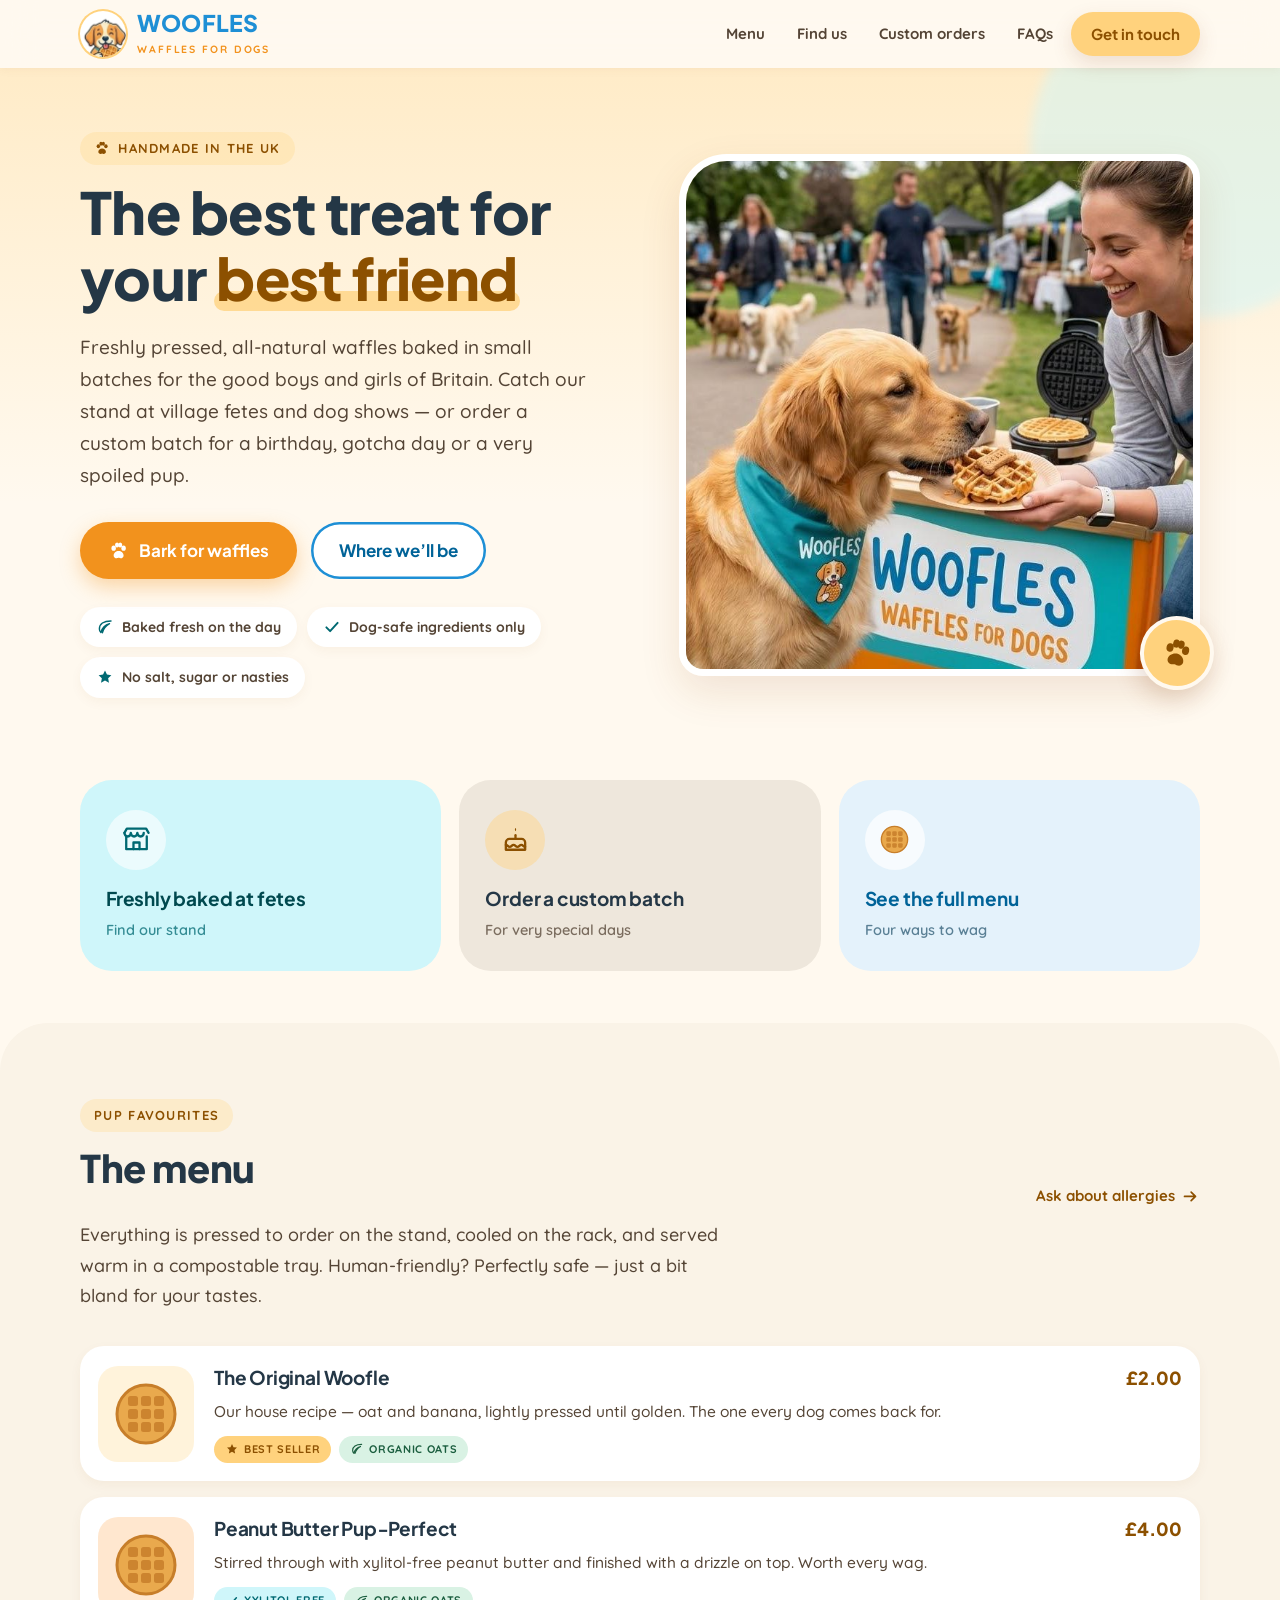
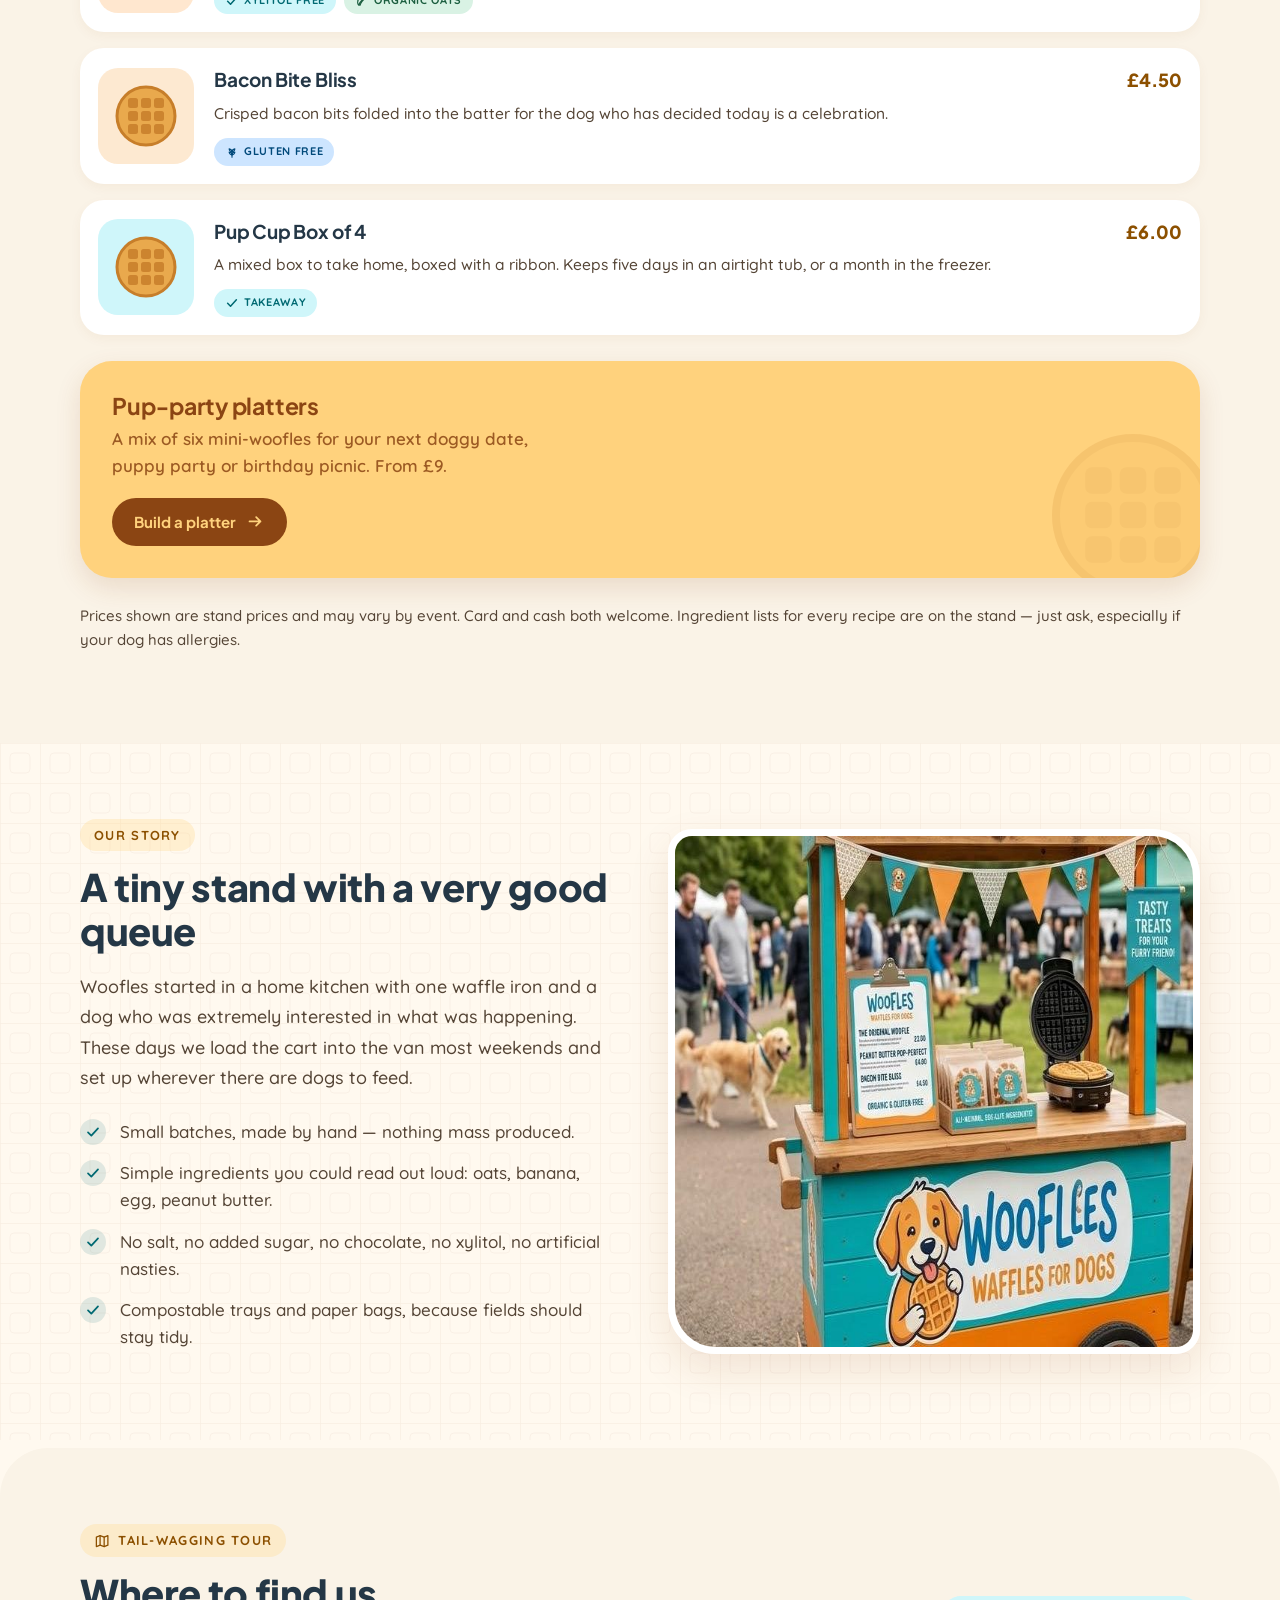
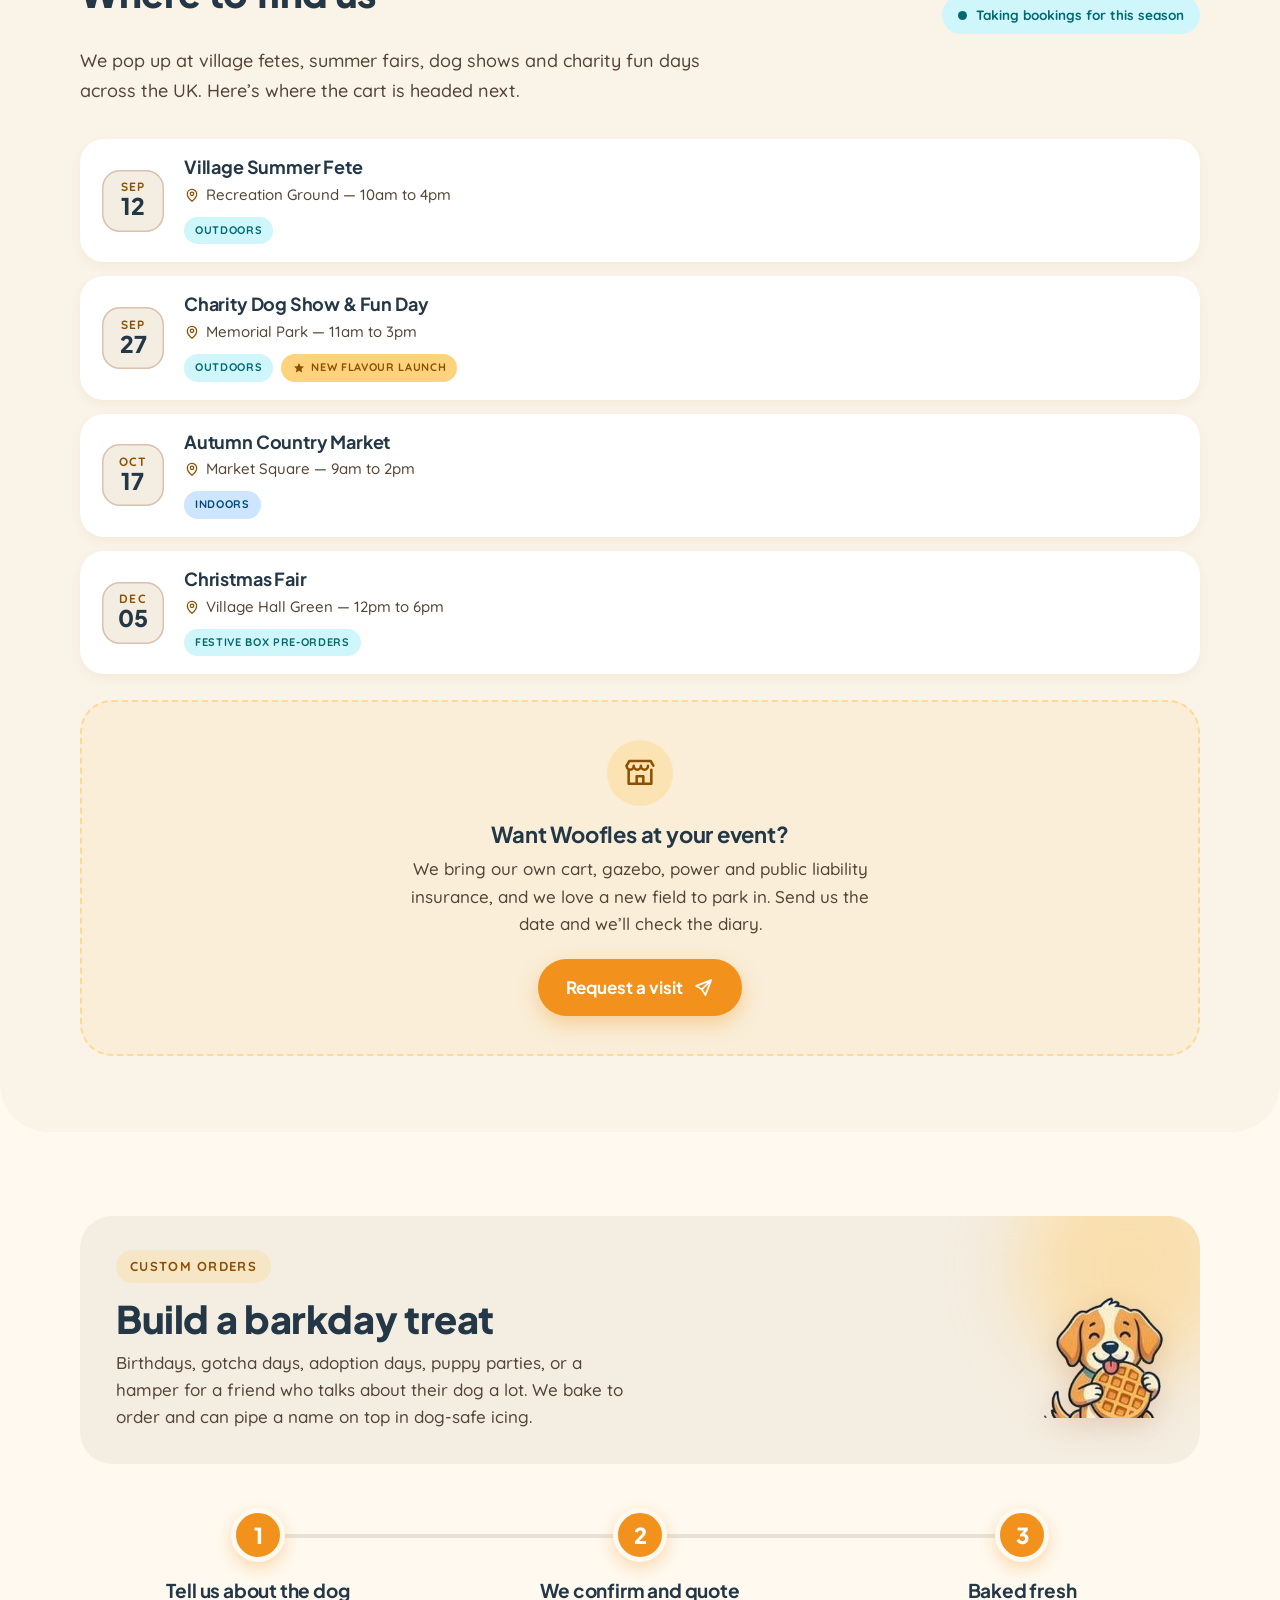
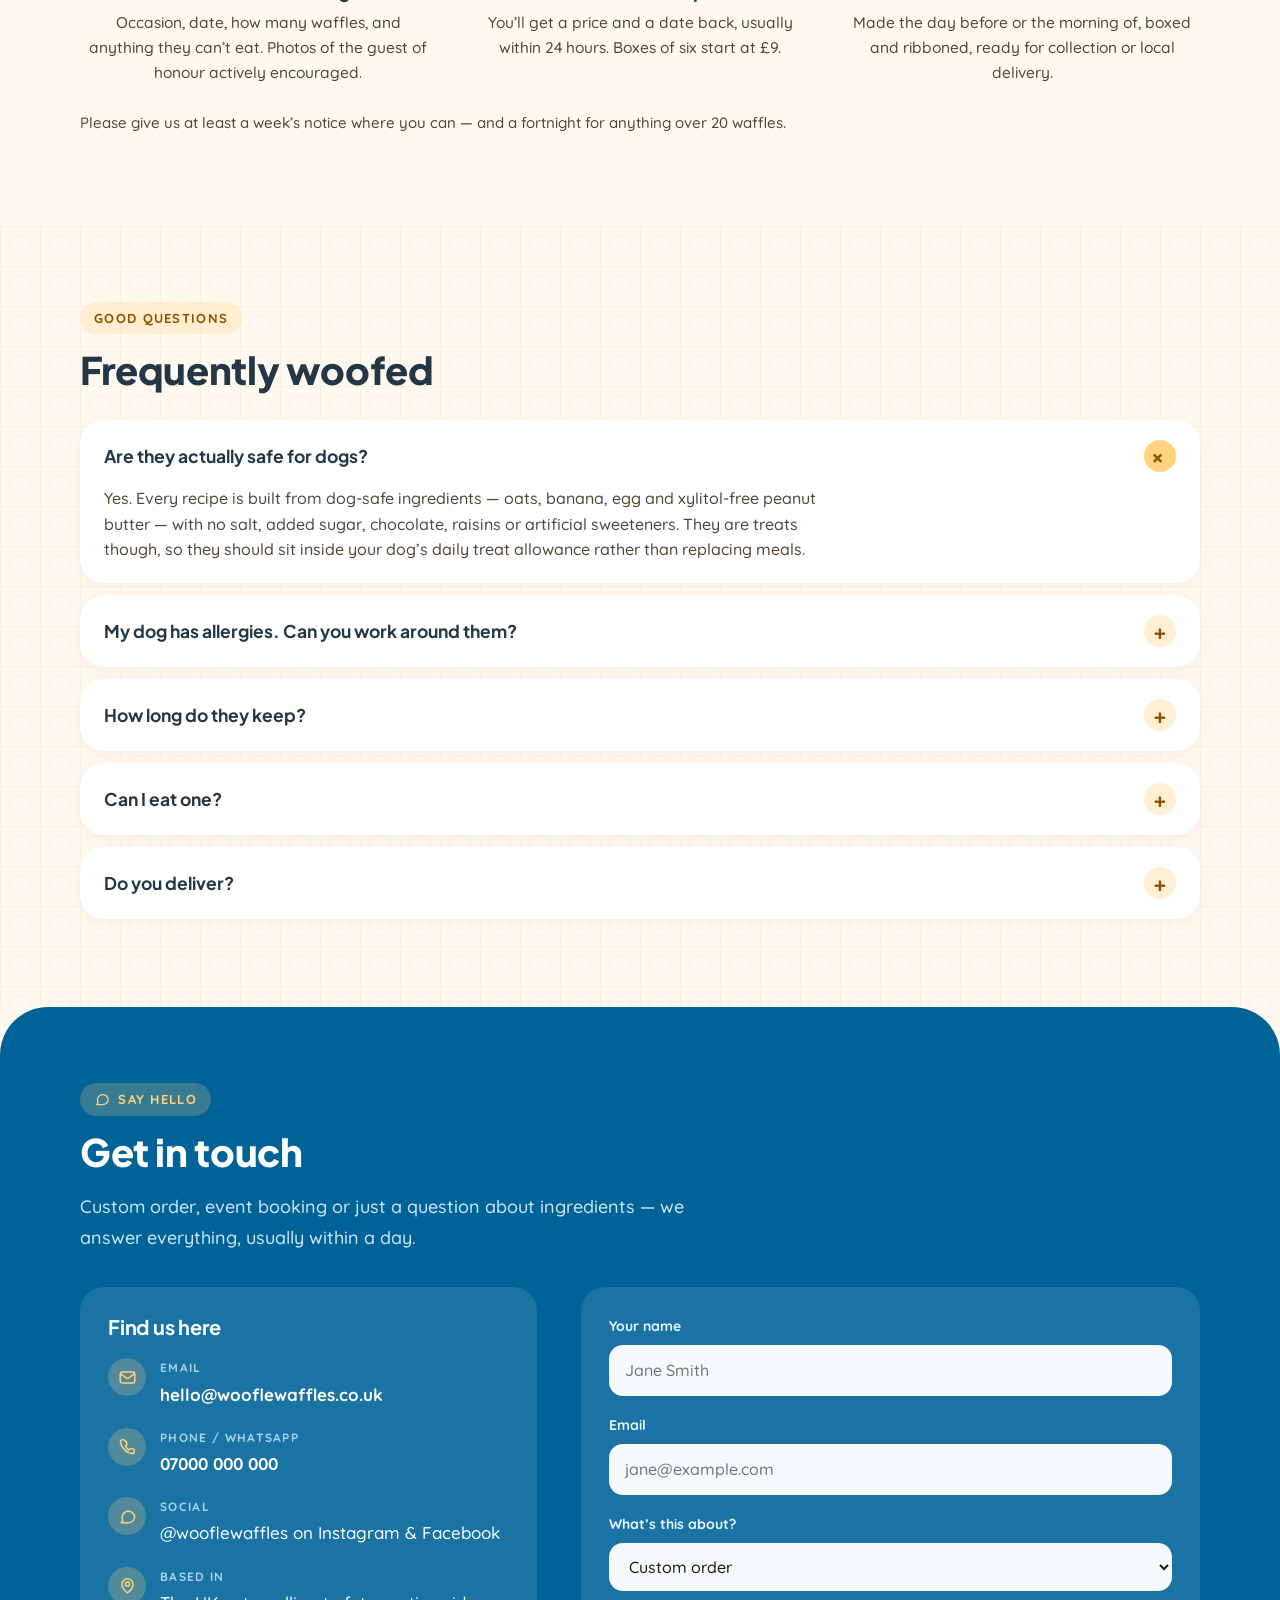
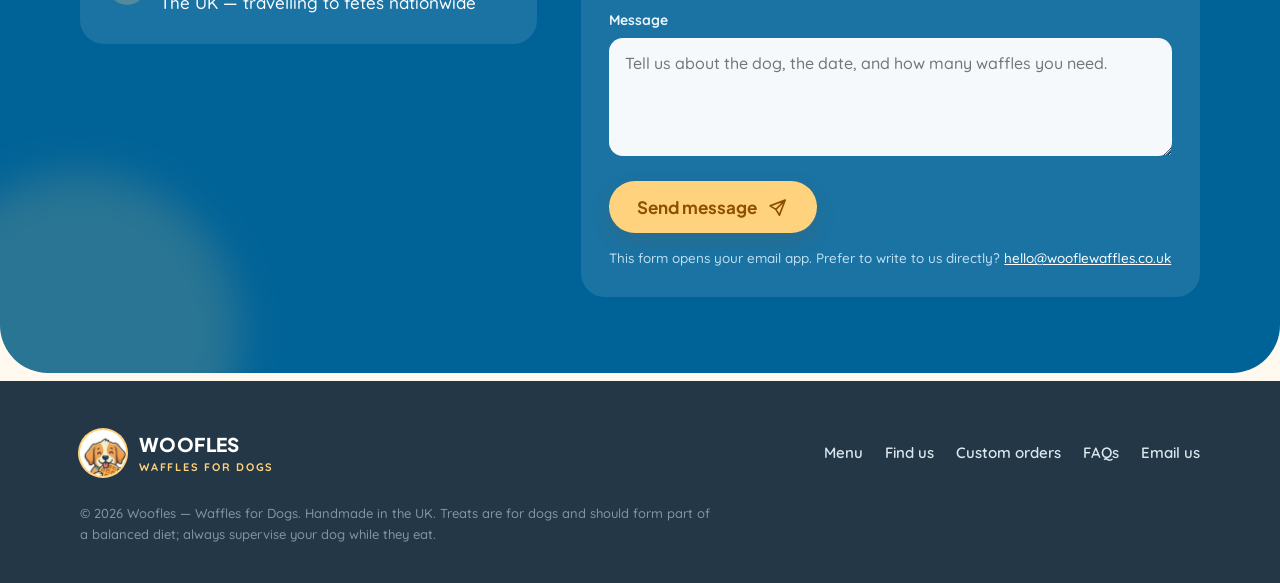
<file: woofles/index.html>
<!DOCTYPE html>
<html lang="en-GB">
<head>
<meta charset="utf-8">
<meta name="viewport" content="width=device-width, initial-scale=1, viewport-fit=cover">
<title>Woofles &mdash; Waffles for Dogs | Handmade dog treats at UK fetes</title>
<meta name="description" content="Woofles makes handmade, all-natural waffles for dogs. Find our stand at fetes and dog shows across the UK, or order a custom batch for birthdays, gotcha days and gifts.">
<meta name="theme-color" content="#FFF9EF">
<link rel="icon" href="favicon.png" type="image/png">

<meta property="og:type" content="website">
<meta property="og:title" content="Woofles &mdash; Waffles for Dogs">
<meta property="og:description" content="Handmade, all-natural waffles for dogs. Catch us at UK fetes, or order a custom batch.">
<meta property="og:image" content="dog-waffle.jpg">

<link rel="preconnect" href="https://fonts.googleapis.com">
<link rel="preconnect" href="https://fonts.gstatic.com" crossorigin>
<link href="https://fonts.googleapis.com/css2?family=Plus+Jakarta+Sans:wght@600;700;800&family=Quicksand:wght@500;600;700&display=swap" rel="stylesheet">

<style>
  :root{
    /* --- surfaces: warm cream ladder --- */
    --surface:#FFF9EF;
    --surface-low:#FAF3E7;
    --surface-container:#F4EDE1;
    --surface-high:#EEE7DC;
    --surface-variant:#E8E2D6;
    --paper:#FFFFFF;

    /* --- brand --- */
    --honey:#FFD27D;
    --honey-deep:#FFB873;
    --caramel:#8C5000;        /* deep readable orange for text on honey */
    --orange:#F2921D;         /* signage orange */
    --orange-deep:#D97A08;
    --blue:#1E8FD5;           /* wordmark blue */
    --blue-deep:#006398;
    --teal:#006972;
    --teal-container:#CFF6FA;
    --crust:#8B4513;          /* warm shadow colour */

    /* --- ink --- */
    --bark:#243746;
    --ink:#1E1B14;
    --ink-soft:#544435;
    --outline:#DAC2AF;

    /* --- shape & depth --- */
    --r-sm:16px;
    --r-md:24px;
    --r-lg:32px;
    --r-xl:48px;
    --shadow-sm:0 4px 12px rgba(139,69,19,.05);
    --shadow-md:0 8px 24px rgba(139,69,19,.08);
    --shadow-lg:0 16px 40px rgba(139,69,19,.12);
    --wrap:1120px;

    --waffle-grid:url("data:image/svg+xml,%3Csvg xmlns='http://www.w3.org/2000/svg' width='40' height='40'%3E%3Cpath d='M40 0H0v40' fill='none' stroke='%23DAC2AF' stroke-opacity='.4' stroke-width='1.5'/%3E%3Crect x='10' y='10' width='20' height='20' rx='4' fill='none' stroke='%23DAC2AF' stroke-opacity='.3'/%3E%3C/svg%3E");
  }

  *{box-sizing:border-box}
  html{scroll-behavior:smooth}
  body{
    margin:0;
    background:var(--surface);
    color:var(--ink);
    font:500 17px/1.6 "Quicksand","Trebuchet MS",system-ui,-apple-system,sans-serif;
    -webkit-font-smoothing:antialiased;
    -webkit-tap-highlight-color:transparent;
  }
  img{max-width:100%;display:block}
  a{color:var(--blue-deep)}
  svg.icon{width:1.25em;height:1.25em;flex:0 0 auto;vertical-align:-.22em}

  h1,h2,h3,h4,.brand-word{
    font-family:"Plus Jakarta Sans","Trebuchet MS",system-ui,sans-serif;
    font-weight:800;line-height:1.15;margin:0 0 .5em;letter-spacing:-.01em;
  }
  h2{font-size:clamp(28px,3.6vw,38px);color:var(--bark)}
  h3{font-size:20px;font-weight:700}
  .lede{font-size:18px;line-height:1.7;color:var(--ink-soft);max-width:60ch;margin:0}

  .wrap{width:min(100% - 32px,var(--wrap));margin-inline:auto}
  section{padding:76px 0;scroll-margin-top:88px}
  .eyebrow{
    display:inline-flex;align-items:center;gap:8px;margin-bottom:14px;
    font-size:13px;font-weight:700;letter-spacing:.1em;text-transform:uppercase;
    color:var(--caramel);background:rgba(255,210,125,.28);
    padding:6px 14px;border-radius:999px;
  }
  .section-head{display:flex;align-items:flex-end;justify-content:space-between;gap:20px;flex-wrap:wrap;margin-bottom:12px}
  .link-more{
    display:inline-flex;align-items:center;gap:6px;font-weight:700;font-size:15px;
    color:var(--caramel);text-decoration:none;
  }
  .link-more:hover{text-decoration:underline}
  .link-more svg{transition:transform .2s ease}
  .link-more:hover svg{transform:translateX(3px)}

  /* ============ header ============ */
  header{
    position:sticky;top:0;z-index:60;
    background:rgba(255,249,239,.82);
    backdrop-filter:blur(16px);-webkit-backdrop-filter:blur(16px);
    box-shadow:0 1px 10px rgba(139,69,19,.06);
  }
  .bar{display:flex;align-items:center;gap:16px;height:68px}
  .logo{display:flex;align-items:center;gap:11px;text-decoration:none;color:inherit}
  .logo img{
    width:46px;height:46px;border-radius:50%;object-fit:cover;object-position:50% 35%;
    background:var(--paper);box-shadow:0 0 0 2px var(--honey);
  }
  .brand-word{font-size:23px;color:var(--blue);text-transform:uppercase;margin:0;line-height:1;letter-spacing:.2px}
  .brand-sub{display:block;font-size:10.5px;letter-spacing:.18em;color:var(--orange);text-transform:uppercase;font-weight:700;margin-top:2px}

  nav{margin-left:auto;display:flex;align-items:center;gap:4px}
  nav a{
    text-decoration:none;color:var(--ink-soft);font-weight:700;font-size:15px;
    padding:9px 14px;border-radius:999px;transition:background .18s,color .18s;
  }
  nav a:hover{background:rgba(255,210,125,.3);color:var(--caramel)}

  /* ============ buttons ============ */
  .btn{
    position:relative;overflow:hidden;isolation:isolate;
    display:inline-flex;align-items:center;gap:10px;
    font-family:"Plus Jakarta Sans",sans-serif;font-weight:700;font-size:17px;
    text-decoration:none;padding:15px 28px;border-radius:999px;border:0;cursor:pointer;
    transition:transform .2s cubic-bezier(.34,1.4,.64,1), box-shadow .2s, background .2s;
  }
  .btn:hover{transform:translateY(-2px)}
  .btn:active{transform:translateY(1px) scale(.98)}
  .btn-primary{background:var(--orange);color:#fff;box-shadow:0 8px 20px rgba(242,146,29,.35)}
  .btn-primary:hover{background:var(--orange-deep);box-shadow:0 12px 26px rgba(242,146,29,.4)}
  .btn-honey{background:var(--honey);color:var(--caramel);box-shadow:0 8px 20px rgba(139,69,19,.15)}
  .btn-honey:hover{background:var(--honey-deep)}
  .btn-ghost{background:var(--paper);color:var(--blue-deep);box-shadow:inset 0 0 0 2.5px var(--blue)}
  .btn-ghost:hover{background:#EAF5FC}
  .btn .ripple{position:absolute;border-radius:50%;background:rgba(255,255,255,.45);pointer-events:none;z-index:-1}
  .btn:hover .wag{animation:wag .45s ease-in-out infinite}
  @keyframes wag{0%,100%{transform:rotate(0)}25%{transform:rotate(-12deg)}75%{transform:rotate(12deg)}}

  /* ============ hero ============ */
  .hero{position:relative;overflow:hidden;padding:64px 0 72px}
  .hero::before{
    content:"";position:absolute;inset:0;z-index:0;pointer-events:none;
    background:linear-gradient(180deg,rgba(255,210,125,.34) 0%,rgba(255,210,125,0) 62%);
  }
  .hero::after{
    content:"";position:absolute;top:-90px;right:-90px;width:340px;height:340px;border-radius:50%;
    background:var(--teal-container);opacity:.5;filter:blur(6px);z-index:0;pointer-events:none;
  }
  .hero-grid{position:relative;z-index:1;display:grid;grid-template-columns:1.02fr .98fr;gap:56px;align-items:center}
  .hero h1{font-size:clamp(38px,5.6vw,58px);color:var(--bark);margin-bottom:20px}
  .hero h1 .hl{position:relative;white-space:nowrap;color:var(--caramel)}
  .hero h1 .hl::after{
    content:"";position:absolute;left:-2px;right:-2px;bottom:.06em;height:.34em;z-index:-1;
    background:var(--honey);border-radius:999px;opacity:.75;
  }
  .hero p{font-size:19px;line-height:1.68;color:var(--ink-soft);max-width:46ch;margin:0}
  .hero-actions{display:flex;gap:14px;flex-wrap:wrap;margin-top:30px}

  .hero-media{position:relative}
  .hero-photo{
    border-radius:var(--r-xl) var(--r-md) var(--r-xl) var(--r-md);
    overflow:hidden;border:7px solid var(--paper);
    box-shadow:var(--shadow-lg);
  }
  .hero-photo img{width:100%;height:100%;object-fit:cover;aspect-ratio:1/1}
  .float-badge{
    position:absolute;right:-14px;bottom:-14px;
    width:74px;height:74px;border-radius:50%;
    background:var(--honey);color:var(--caramel);
    display:grid;place-items:center;transform:rotate(12deg);
    box-shadow:0 10px 24px rgba(139,69,19,.22);border:4px solid var(--surface);
  }
  .float-badge svg{width:34px;height:34px}
  .badges{display:flex;gap:10px;flex-wrap:wrap;margin:28px 0 0;padding:0;list-style:none}
  .badges li{
    display:inline-flex;align-items:center;gap:8px;
    background:var(--paper);border-radius:999px;padding:9px 16px;
    font-size:14px;font-weight:700;color:var(--ink-soft);box-shadow:var(--shadow-sm);
  }
  .badges svg{color:var(--teal);width:18px;height:18px}

  /* ============ bento quick links ============ */
  .bento{display:grid;grid-template-columns:repeat(3,1fr);gap:18px;padding-bottom:8px}
  .tile{
    position:relative;overflow:hidden;text-decoration:none;
    border-radius:var(--r-lg);padding:30px 26px;
    display:flex;flex-direction:column;gap:8px;
    transition:transform .25s cubic-bezier(.34,1.4,.64,1),box-shadow .25s;
  }
  .tile:hover{transform:translateY(-5px);box-shadow:var(--shadow-md)}
  .tile:active{transform:translateY(-1px) scale(.99)}
  .tile-icon{
    width:60px;height:60px;border-radius:50%;display:grid;place-items:center;
    margin-bottom:10px;transition:transform .25s ease;
  }
  .tile:hover .tile-icon{transform:scale(1.1) rotate(-6deg)}
  .tile-icon svg{width:29px;height:29px}
  .tile h3{margin:0;font-size:19px}
  .tile p{margin:0;font-size:14.5px;font-weight:600;opacity:.75}
  .tile-teal{background:var(--teal-container);color:var(--teal)}
  .tile-teal .tile-icon{background:rgba(255,255,255,.6);color:var(--teal)}
  .tile-teal h3{color:#00494F}
  .tile-honey{background:var(--surface-high);color:var(--ink-soft)}
  .tile-honey .tile-icon{background:rgba(255,210,125,.42);color:var(--caramel)}
  .tile-honey h3{color:var(--bark)}
  .tile-blue{background:#E4F2FB;color:#2C5A73}
  .tile-blue .tile-icon{background:rgba(255,255,255,.7);color:var(--blue-deep)}
  .tile-blue h3{color:var(--blue-deep)}

  /* ============ menu ============ */
  .menu-section{
    background:var(--surface-low);
    border-radius:var(--r-xl) var(--r-xl) 0 0;
    position:relative;
  }
  .menu-list{display:grid;gap:16px;margin-top:34px}
  .item{
    display:flex;gap:20px;align-items:center;
    background:var(--paper);border-radius:var(--r-md);padding:18px;
    box-shadow:var(--shadow-sm);
    transition:transform .22s cubic-bezier(.34,1.4,.64,1),box-shadow .22s;
  }
  .item:hover{transform:translateY(-3px);box-shadow:var(--shadow-md)}
  .thumb{
    width:96px;height:96px;flex:0 0 auto;border-radius:20px;
    display:grid;place-items:center;background:rgba(255,210,125,.28);
  }
  .thumb svg{width:64px;height:64px}
  .thumb.t-pb{background:rgba(255,184,115,.34)}
  .thumb.t-bacon{background:rgba(242,146,29,.2)}
  .thumb.t-box{background:var(--teal-container)}
  .item-body{flex:1;min-width:0}
  .item-top{display:flex;align-items:baseline;gap:14px}
  .item-top h3{margin:0;font-size:19px;color:var(--bark)}
  .price{
    margin-left:auto;font-family:"Plus Jakarta Sans",sans-serif;font-weight:800;
    font-size:18px;color:var(--caramel);white-space:nowrap;
  }
  .item-body p{margin:6px 0 0;font-size:15.5px;color:var(--ink-soft)}
  .chips{display:flex;gap:8px;flex-wrap:wrap;margin-top:12px}
  .chip{
    display:inline-flex;align-items:center;gap:5px;
    font-size:11px;font-weight:700;letter-spacing:.06em;text-transform:uppercase;
    padding:5px 11px;border-radius:999px;
  }
  .chip svg{width:14px;height:14px}
  .chip-eco{background:#D9F2E4;color:#1B5E3F}
  .chip-gf{background:#CDE5FF;color:#00497A}
  .chip-star{background:var(--honey);color:var(--caramel)}
  .chip-teal{background:var(--teal-container);color:var(--teal)}

  /* honey callout */
  .callout{
    position:relative;overflow:hidden;margin-top:26px;
    background:var(--honey);border-radius:var(--r-lg);padding:32px;
    display:flex;align-items:center;gap:28px;box-shadow:0 10px 26px rgba(139,69,19,.14);
  }
  .callout-deco{position:absolute;right:-18px;bottom:-30px;opacity:.16;color:var(--crust)}
  .callout-deco svg{width:170px;height:170px}
  .callout-text{position:relative;z-index:1;flex:1}
  .callout h3{color:var(--crust);margin:0 0 6px;font-size:23px}
  .callout p{margin:0 0 18px;color:rgba(139,69,19,.85);font-weight:600;max-width:44ch}
  .callout .btn{background:var(--crust);color:var(--honey);font-size:15px;padding:12px 22px;box-shadow:none}
  .callout .btn:hover{background:#6E360F}
  .menu-note{margin-top:26px;font-size:15px;color:var(--ink-soft)}

  /* ============ story ============ */
  .story{background:var(--surface);position:relative}
  .story::before{
    content:"";position:absolute;inset:0;background-image:var(--waffle-grid);
    opacity:.5;pointer-events:none;
  }
  .split{position:relative;z-index:1;display:grid;grid-template-columns:1fr 1fr;gap:56px;align-items:center}
  .split-photo{
    border-radius:var(--r-md) var(--r-xl) var(--r-md) var(--r-xl);
    overflow:hidden;border:7px solid var(--paper);box-shadow:var(--shadow-lg);
  }
  .split-photo img{width:100%}
  ul.ticks{list-style:none;padding:0;margin:24px 0 0}
  ul.ticks li{display:flex;gap:14px;align-items:flex-start;margin-bottom:14px;color:var(--ink-soft)}
  ul.ticks .tick{
    flex:0 0 auto;width:26px;height:26px;border-radius:50%;margin-top:1px;
    background:rgba(0,105,114,.12);color:var(--teal);display:grid;place-items:center;
  }
  ul.ticks .tick svg{width:16px;height:16px}

  /* ============ find us ============ */
  .find{background:var(--surface-low);border-radius:var(--r-xl);margin-block:8px}
  .status{
    display:inline-flex;align-items:center;gap:9px;
    background:var(--teal-container);color:var(--teal);
    padding:8px 16px;border-radius:999px;font-size:13.5px;font-weight:700;
  }
  .dot{width:9px;height:9px;border-radius:50%;background:var(--teal);animation:pulse 2s ease-in-out infinite}
  @keyframes pulse{0%,100%{opacity:1;transform:scale(1)}50%{opacity:.45;transform:scale(.82)}}
  .events{list-style:none;padding:0;margin:32px 0 0;display:grid;gap:14px}
  .events li{
    display:flex;gap:20px;align-items:center;
    background:var(--paper);border-radius:var(--r-md);padding:18px 22px;
    box-shadow:var(--shadow-sm);transition:transform .22s cubic-bezier(.34,1.4,.64,1),box-shadow .22s;
  }
  .events li:hover{transform:translateY(-3px);box-shadow:var(--shadow-md)}
  .date{
    flex:0 0 auto;width:62px;height:62px;border-radius:18px;
    background:var(--surface-container);display:grid;place-content:center;text-align:center;
    box-shadow:inset 0 0 0 1.5px var(--outline);
  }
  .date .m{display:block;font-size:12px;font-weight:700;letter-spacing:.1em;text-transform:uppercase;color:var(--caramel);line-height:1}
  .date .d{display:block;font-family:"Plus Jakarta Sans",sans-serif;font-size:23px;font-weight:800;color:var(--bark);line-height:1.15}
  .ev-body{flex:1;min-width:0}
  .ev-body h3{margin:0;font-size:18px;color:var(--bark)}
  .ev-body .where{display:flex;align-items:center;gap:6px;margin:5px 0 0;font-size:15px;color:var(--ink-soft)}
  .ev-body .where svg{width:16px;height:16px;color:var(--caramel)}
  .ev-chips{margin-top:10px}

  .invite{
    margin-top:26px;padding:38px 32px;text-align:center;
    background:rgba(255,210,125,.14);border:2px dashed rgba(255,210,125,.75);
    border-radius:var(--r-lg);display:flex;flex-direction:column;align-items:center;
  }
  .invite-icon{
    width:66px;height:66px;border-radius:50%;background:rgba(255,210,125,.4);
    color:var(--caramel);display:grid;place-items:center;margin-bottom:16px;
  }
  .invite-icon svg{width:32px;height:32px}
  .invite h3{margin:0 0 8px;font-size:22px;color:var(--bark)}
  .invite p{margin:0 0 22px;color:var(--ink-soft);max-width:46ch}

  /* ============ custom orders ============ */
  .custom-head{
    position:relative;overflow:hidden;
    background:var(--surface-container);border-radius:var(--r-lg);
    padding:34px 36px;display:flex;align-items:center;gap:28px;margin-bottom:44px;
  }
  .custom-head::before{
    content:"";position:absolute;right:-40px;top:-60px;width:220px;height:220px;border-radius:50%;
    background:rgba(255,210,125,.5);filter:blur(34px);
  }
  .custom-head .ch-text{position:relative;z-index:1;flex:1}
  .custom-head h2{margin:0 0 8px}
  .custom-head p{margin:0;color:var(--ink-soft);max-width:52ch}
  .custom-head img{
    position:relative;z-index:1;width:120px;flex:0 0 auto;
    filter:drop-shadow(0 8px 14px rgba(139,69,19,.18));
    animation:float 4s ease-in-out infinite;
  }
  @keyframes float{0%,100%{transform:translateY(0)}50%{transform:translateY(-9px)}}

  .steps{position:relative;display:grid;grid-template-columns:repeat(3,1fr);gap:26px}
  .steps::before{
    content:"";position:absolute;top:26px;left:16%;right:16%;height:4px;
    background:var(--surface-variant);border-radius:999px;z-index:0;
  }
  .step{position:relative;z-index:1;text-align:center;padding:0 8px}
  .step .num{
    width:54px;height:54px;margin:0 auto 18px;border-radius:50%;
    background:var(--orange);color:#fff;display:grid;place-items:center;
    font-family:"Plus Jakarta Sans",sans-serif;font-size:22px;font-weight:800;
    border:5px solid var(--surface);box-shadow:0 6px 16px rgba(242,146,29,.3);
  }
  .step h3{margin:0 0 8px;font-size:19px;color:var(--bark)}
  .step p{margin:0;font-size:15.5px;color:var(--ink-soft)}

  /* ============ FAQ ============ */
  details{
    background:var(--paper);border-radius:var(--r-md);
    padding:20px 24px;margin-bottom:12px;box-shadow:var(--shadow-sm);
  }
  details summary{
    display:flex;align-items:center;gap:14px;cursor:pointer;list-style:none;
    font-family:"Plus Jakarta Sans",sans-serif;font-weight:700;font-size:17.5px;color:var(--bark);
  }
  details summary::-webkit-details-marker{display:none}
  .q-mark{
    margin-left:auto;flex:0 0 auto;width:32px;height:32px;border-radius:50%;
    background:rgba(255,210,125,.34);color:var(--caramel);
    display:grid;place-items:center;font-size:21px;font-weight:700;line-height:1;
    transition:transform .25s ease,background .25s ease;
  }
  details[open] .q-mark{transform:rotate(45deg);background:var(--honey)}
  details p{margin:14px 0 0;color:var(--ink-soft);font-size:16px;max-width:72ch}

  /* ============ contact ============ */
  .contact{background:var(--blue-deep);color:#fff;border-radius:var(--r-xl);margin-bottom:8px;position:relative;overflow:hidden}
  .contact::before{
    content:"";position:absolute;left:-80px;bottom:-120px;width:320px;height:320px;border-radius:50%;
    background:rgba(255,210,125,.16);filter:blur(20px);
  }
  .contact .wrap{position:relative;z-index:1}
  .contact h2{color:#fff}
  .contact .eyebrow{background:rgba(255,210,125,.22);color:var(--honey)}
  .contact .lede{color:#CFE8F7}
  .contact-grid{display:grid;grid-template-columns:.85fr 1.15fr;gap:44px;align-items:start;margin-top:34px}
  .contact-card{background:rgba(255,255,255,.1);border-radius:var(--r-md);padding:28px}
  .contact-card h3{color:#fff;margin:0 0 20px;font-size:20px}
  .contact-list{list-style:none;padding:0;margin:0}
  .contact-list li{display:flex;gap:14px;align-items:flex-start;margin-bottom:20px}
  .contact-list li:last-child{margin-bottom:0}
  .ci{
    flex:0 0 auto;width:38px;height:38px;border-radius:50%;
    background:rgba(255,210,125,.24);color:var(--honey);display:grid;place-items:center;
  }
  .ci svg{width:19px;height:19px}
  .contact-list strong{display:block;font-size:12px;letter-spacing:.11em;text-transform:uppercase;color:#A9D5EE;margin-bottom:3px;font-weight:700}
  .contact-list a{color:#fff;font-weight:700;text-decoration:none}
  .contact-list a:hover{text-decoration:underline}

  form{background:rgba(255,255,255,.1);border-radius:var(--r-md);padding:28px}
  .field{margin-bottom:18px}
  form label{display:block;font-weight:700;font-size:14px;margin-bottom:7px;color:#EAF6FD}
  form input,form textarea,form select{
    width:100%;padding:13px 16px;border-radius:14px;border:0;
    background:rgba(255,255,255,.96);color:var(--ink);font:inherit;font-size:16px;
  }
  form input:focus,form textarea:focus,form select:focus{outline:3px solid var(--honey);outline-offset:1px}
  form textarea{min-height:118px;resize:vertical}
  .form-note{font-size:13.5px;color:#BFE0F4;margin:14px 0 0}
  .form-note a{color:#fff}

  /* ============ footer ============ */
  footer{background:var(--bark);color:#B9CBD8;padding:48px 0 38px;font-size:15px}
  .foot{display:flex;gap:26px;flex-wrap:wrap;align-items:center;justify-content:space-between}
  .foot-brand{display:flex;align-items:center;gap:13px}
  .foot-brand img{width:46px;height:46px;border-radius:50%;object-fit:cover;object-position:50% 35%;background:#fff;box-shadow:0 0 0 2px var(--honey)}
  .foot-brand .w{font-family:"Plus Jakarta Sans",sans-serif;font-weight:800;color:#fff;font-size:19px;letter-spacing:.4px}
  .foot-brand .s{font-size:11px;letter-spacing:.16em;color:var(--honey);text-transform:uppercase;font-weight:700}
  .foot-links{display:flex;gap:22px;flex-wrap:wrap}
  .foot-links a{color:#DCE8F0;text-decoration:none;font-weight:600}
  .foot-links a:hover{color:var(--honey)}
  .small{font-size:13px;color:#7E96A6;margin:26px 0 0;max-width:80ch}

  /* ============ motion ============ */
  .reveal{opacity:0;transform:translateY(22px)}
  .reveal.in{opacity:1;transform:none;transition:opacity .6s ease,transform .6s cubic-bezier(.22,1,.36,1)}

  @media (prefers-reduced-motion:reduce){
    *,*::before,*::after{animation:none!important;transition:none!important}
    html{scroll-behavior:auto}
    .reveal{opacity:1;transform:none}
  }

  /* ============ responsive ============ */
  @media (max-width:900px){
    .hero-grid,.split,.contact-grid{grid-template-columns:1fr;gap:38px}
    .hero-media{order:-1;max-width:420px;margin-inline:auto;width:100%}
    .bento{grid-template-columns:1fr}
    .steps{grid-template-columns:1fr;gap:30px}
    .steps::before{display:none}
    .step{text-align:left;display:grid;grid-template-columns:auto 1fr;gap:0 18px}
    .step .num{margin:0;grid-row:span 2;width:48px;height:48px;font-size:19px}
    .custom-head{flex-direction:column;text-align:center;padding:30px 24px}
    .callout{flex-direction:column;text-align:center}
    .callout p{margin-inline:auto}
    .callout .btn{margin-inline:auto}
  }
  @media (max-width:760px){
    section{padding:56px 0}
    .bar{height:auto;flex-wrap:wrap;gap:8px;padding:10px 0 6px}
    .logo{flex:1 1 auto}
    .brand-sub{white-space:nowrap}
    nav{
      margin-left:0;flex:1 1 100%;flex-wrap:nowrap;overflow-x:auto;
      padding-bottom:4px;scrollbar-width:none;
    }
    nav::-webkit-scrollbar{display:none}
    nav a{flex:0 0 auto;white-space:nowrap}
    .item{flex-wrap:wrap;gap:16px}
    .thumb{width:76px;height:76px}
    .thumb svg{width:50px;height:50px}
    .events li{flex-wrap:wrap}
    .menu-section,.find,.contact{border-radius:var(--r-lg)}
    .hero{padding-top:40px}
  }
</style>
</head>
<body>

<!-- ================= icon sprite ================= -->
<svg width="0" height="0" style="position:absolute" aria-hidden="true" focusable="false">
  <defs>
    <symbol id="i-paw" viewBox="0 0 24 24">
      <ellipse cx="6.4" cy="9.2" rx="2.5" ry="3" fill="currentColor"/>
      <ellipse cx="17.6" cy="9.2" rx="2.5" ry="3" fill="currentColor"/>
      <ellipse cx="10.2" cy="5.6" rx="2.3" ry="2.9" fill="currentColor"/>
      <ellipse cx="13.8" cy="5.6" rx="2.3" ry="2.9" fill="currentColor"/>
      <path d="M12 12.4c3 0 5.6 2.4 5.6 5 0 1.9-1.5 3.2-3.4 3.2-1.1 0-1.6-.5-2.2-.5s-1.1.5-2.2.5c-1.9 0-3.4-1.3-3.4-3.2 0-2.6 2.6-5 5.6-5Z" fill="currentColor"/>
    </symbol>
    <symbol id="i-store" viewBox="0 0 24 24" fill="none" stroke="currentColor" stroke-width="1.9" stroke-linecap="round" stroke-linejoin="round">
      <path d="M3.5 9.5V20h17V9.5"/><path d="M2 6.5 4 3h16l2 3.5"/>
      <path d="M2 6.5c0 1.7 1.2 3 2.7 3s2.6-1.3 2.6-3c0 1.7 1.2 3 2.7 3s2.7-1.3 2.7-3c0 1.7 1.2 3 2.7 3s2.6-1.3 2.6-3"/>
      <path d="M9.5 20v-5.5h5V20"/>
    </symbol>
    <symbol id="i-cake" viewBox="0 0 24 24" fill="none" stroke="currentColor" stroke-width="1.9" stroke-linecap="round" stroke-linejoin="round">
      <path d="M4 20.5h16v-6a3 3 0 0 0-3-3H7a3 3 0 0 0-3 3v6Z"/>
      <path d="M4 16.5c1.6 0 1.6 1.6 3.2 1.6s1.6-1.6 3.2-1.6 1.6 1.6 3.2 1.6 1.6-1.6 3.2-1.6 1.6 1.6 3.2 1.6"/>
      <path d="M12 11.5v-3"/><path d="M12 5.2c.9-1 .5-2.2 0-2.7-.5.5-.9 1.7 0 2.7Z" fill="currentColor" stroke="none"/>
    </symbol>
    <symbol id="i-calendar" viewBox="0 0 24 24" fill="none" stroke="currentColor" stroke-width="1.9" stroke-linecap="round" stroke-linejoin="round">
      <rect x="3.2" y="5" width="17.6" height="16" rx="3"/><path d="M3.2 10h17.6M8 3v4M16 3v4"/>
    </symbol>
    <symbol id="i-pin" viewBox="0 0 24 24" fill="none" stroke="currentColor" stroke-width="1.9" stroke-linecap="round" stroke-linejoin="round">
      <path d="M12 21.5s7-5.6 7-11a7 7 0 1 0-14 0c0 5.4 7 11 7 11Z"/><circle cx="12" cy="10.3" r="2.6"/>
    </symbol>
    <symbol id="i-arrow" viewBox="0 0 24 24" fill="none" stroke="currentColor" stroke-width="2.2" stroke-linecap="round" stroke-linejoin="round">
      <path d="M4.5 12h14M13 6.5 18.5 12 13 17.5"/>
    </symbol>
    <symbol id="i-check" viewBox="0 0 24 24" fill="none" stroke="currentColor" stroke-width="2.6" stroke-linecap="round" stroke-linejoin="round">
      <path d="M4.5 12.5 9.5 17.5 19.5 6.5"/>
    </symbol>
    <symbol id="i-leaf" viewBox="0 0 24 24" fill="none" stroke="currentColor" stroke-width="1.9" stroke-linecap="round" stroke-linejoin="round">
      <path d="M20 4C10 4 4.5 8 4.5 14.5c0 2 .8 3.6 2 4.8C8.5 12 13 8.8 18 7.6c-3.8 2.2-7.8 5.2-9.4 12"/>
    </symbol>
    <symbol id="i-grain" viewBox="0 0 24 24" fill="none" stroke="currentColor" stroke-width="1.9" stroke-linecap="round" stroke-linejoin="round">
      <path d="M12 21V9"/><path d="M12 12c0-3 2-5 5-5.5-.4 3.2-2.2 5-5 5.5Z"/><path d="M12 12c0-3-2-5-5-5.5.4 3.2 2.2 5 5 5.5Z"/>
      <path d="M12 17c0-3 2-4.6 5-5-.4 3-2.2 4.6-5 5Z"/><path d="M12 17c0-3-2-4.6-5-5 .4 3 2.2 4.6 5 5Z"/>
    </symbol>
    <symbol id="i-star" viewBox="0 0 24 24">
      <path d="m12 3.4 2.6 5.4 5.9.8-4.3 4.1 1.1 5.9-5.3-2.9-5.3 2.9 1.1-5.9L3.5 9.6l5.9-.8L12 3.4Z" fill="currentColor"/>
    </symbol>
    <symbol id="i-mail" viewBox="0 0 24 24" fill="none" stroke="currentColor" stroke-width="1.9" stroke-linecap="round" stroke-linejoin="round">
      <rect x="2.8" y="5" width="18.4" height="14" rx="3"/><path d="m3.5 7.5 7.3 5.2a2 2 0 0 0 2.4 0l7.3-5.2"/>
    </symbol>
    <symbol id="i-phone" viewBox="0 0 24 24" fill="none" stroke="currentColor" stroke-width="1.9" stroke-linecap="round" stroke-linejoin="round">
      <path d="M7.5 3.5h-2a2.5 2.5 0 0 0-2.4 2.9C4 13.4 10.6 20 17.6 20.9a2.5 2.5 0 0 0 2.9-2.4v-2a1.5 1.5 0 0 0-1.2-1.5l-2.7-.5a1.5 1.5 0 0 0-1.5.7l-.8 1.3a13 13 0 0 1-5-5l1.3-.8a1.5 1.5 0 0 0 .7-1.5l-.5-2.7a1.5 1.5 0 0 0-1.3-1.2Z"/>
    </symbol>
    <symbol id="i-chat" viewBox="0 0 24 24" fill="none" stroke="currentColor" stroke-width="1.9" stroke-linecap="round" stroke-linejoin="round">
      <path d="M21 12a8 8 0 0 1-8 8H4l2-3a8 8 0 1 1 15-5Z"/>
    </symbol>
    <symbol id="i-map" viewBox="0 0 24 24" fill="none" stroke="currentColor" stroke-width="1.9" stroke-linecap="round" stroke-linejoin="round">
      <path d="M9 4 3.5 6v14L9 18l6 2 5.5-2V4L15 6 9 4Z"/><path d="M9 4v14M15 6v14"/>
    </symbol>
    <symbol id="i-send" viewBox="0 0 24 24" fill="none" stroke="currentColor" stroke-width="1.9" stroke-linecap="round" stroke-linejoin="round">
      <path d="M20.5 3.5 10 14M20.5 3.5 14 20.5l-4-6.5-6.5-4 17-6.5Z"/>
    </symbol>
    <!-- the waffle used for menu thumbnails -->
    <symbol id="i-waffle" viewBox="0 0 64 64">
      <circle cx="32" cy="32" r="29" fill="#E9A94D"/>
      <circle cx="32" cy="32" r="29" fill="none" stroke="#C77E2A" stroke-width="3"/>
      <g fill="#C77E2A" opacity=".85">
        <rect x="14" y="14" width="10" height="10" rx="2.5"/><rect x="27" y="14" width="10" height="10" rx="2.5"/><rect x="40" y="14" width="10" height="10" rx="2.5"/>
        <rect x="14" y="27" width="10" height="10" rx="2.5"/><rect x="27" y="27" width="10" height="10" rx="2.5"/><rect x="40" y="27" width="10" height="10" rx="2.5"/>
        <rect x="14" y="40" width="10" height="10" rx="2.5"/><rect x="27" y="40" width="10" height="10" rx="2.5"/><rect x="40" y="40" width="10" height="10" rx="2.5"/>
      </g>
    </symbol>
  </defs>
</svg>

<header>
  <div class="wrap bar">
    <a class="logo" href="#top">
      <img src="mascot.png" alt="Woofles mascot: a happy golden dog holding a waffle">
      <span>
        <span class="brand-word">Woofles</span>
        <span class="brand-sub">Waffles for dogs</span>
      </span>
    </a>
    <nav>
      <a href="#menu">Menu</a>
      <a href="#find-us">Find us</a>
      <a href="#custom">Custom orders</a>
      <a href="#faq">FAQs</a>
      <a class="btn btn-honey" style="font-size:15px;padding:10px 20px" href="#contact">Get in touch</a>
    </nav>
  </div>
</header>

<main id="top">

  <!-- ================= HERO ================= -->
  <div class="hero">
    <div class="wrap hero-grid">
      <div>
        <span class="eyebrow"><svg class="icon" aria-hidden="true"><use href="#i-paw"/></svg> Handmade in the UK</span>
        <h1>The best treat for your <span class="hl">best friend</span></h1>
        <p>Freshly pressed, all&#8209;natural waffles baked in small batches for the good boys and girls of Britain. Catch our stand at village fetes and dog shows &mdash; or order a custom batch for a birthday, gotcha day or a very spoiled pup.</p>
        <div class="hero-actions">
          <a class="btn btn-primary" href="#custom">
            <svg class="icon wag" aria-hidden="true"><use href="#i-paw"/></svg>
            Bark for waffles
          </a>
          <a class="btn btn-ghost" href="#find-us">Where we&rsquo;ll be</a>
        </div>
        <ul class="badges">
          <li><svg class="icon" aria-hidden="true"><use href="#i-leaf"/></svg> Baked fresh on the day</li>
          <li><svg class="icon" aria-hidden="true"><use href="#i-check"/></svg> Dog&#8209;safe ingredients only</li>
          <li><svg class="icon" aria-hidden="true"><use href="#i-star"/></svg> No salt, sugar or nasties</li>
        </ul>
      </div>
      <div class="hero-media">
        <div class="hero-photo">
          <img src="dog-waffle.jpg" alt="A golden retriever in a Woofles bandana being handed a fresh waffle at the stand" width="697" height="768">
        </div>
        <div class="float-badge"><svg aria-hidden="true"><use href="#i-paw"/></svg></div>
      </div>
    </div>
  </div>

  <!-- ================= QUICK LINKS ================= -->
  <section style="padding-top:10px;padding-bottom:44px">
    <div class="wrap bento reveal">
      <a class="tile tile-teal" href="#find-us">
        <span class="tile-icon"><svg aria-hidden="true"><use href="#i-store"/></svg></span>
        <h3>Freshly baked at fetes</h3>
        <p>Find our stand</p>
      </a>
      <a class="tile tile-honey" href="#custom">
        <span class="tile-icon"><svg aria-hidden="true"><use href="#i-cake"/></svg></span>
        <h3>Order a custom batch</h3>
        <p>For very special days</p>
      </a>
      <a class="tile tile-blue" href="#menu">
        <span class="tile-icon"><svg aria-hidden="true"><use href="#i-waffle"/></svg></span>
        <h3>See the full menu</h3>
        <p>Four ways to wag</p>
      </a>
    </div>
  </section>

  <!-- ================= MENU ================= -->
  <section id="menu" class="menu-section">
    <div class="wrap">
      <div class="section-head reveal">
        <div>
          <span class="eyebrow">Pup favourites</span>
          <h2>The menu</h2>
        </div>
        <a class="link-more" href="#contact">Ask about allergies <svg class="icon" aria-hidden="true"><use href="#i-arrow"/></svg></a>
      </div>
      <p class="lede reveal">Everything is pressed to order on the stand, cooled on the rack, and served warm in a compostable tray. Human&#8209;friendly? Perfectly safe &mdash; just a bit bland for your tastes.</p>

      <div class="menu-list">
        <article class="item reveal">
          <div class="thumb"><svg aria-hidden="true"><use href="#i-waffle"/></svg></div>
          <div class="item-body">
            <div class="item-top"><h3>The Original Woofle</h3><span class="price">&pound;2.00</span></div>
            <p>Our house recipe &mdash; oat and banana, lightly pressed until golden. The one every dog comes back for.</p>
            <div class="chips">
              <span class="chip chip-star"><svg aria-hidden="true"><use href="#i-star"/></svg> Best seller</span>
              <span class="chip chip-eco"><svg aria-hidden="true"><use href="#i-leaf"/></svg> Organic oats</span>
            </div>
          </div>
        </article>

        <article class="item reveal">
          <div class="thumb t-pb"><svg aria-hidden="true"><use href="#i-waffle"/></svg></div>
          <div class="item-body">
            <div class="item-top"><h3>Peanut Butter Pup&#8209;Perfect</h3><span class="price">&pound;4.00</span></div>
            <p>Stirred through with xylitol&#8209;free peanut butter and finished with a drizzle on top. Worth every wag.</p>
            <div class="chips">
              <span class="chip chip-teal"><svg aria-hidden="true"><use href="#i-check"/></svg> Xylitol free</span>
              <span class="chip chip-eco"><svg aria-hidden="true"><use href="#i-leaf"/></svg> Organic oats</span>
            </div>
          </div>
        </article>

        <article class="item reveal">
          <div class="thumb t-bacon"><svg aria-hidden="true"><use href="#i-waffle"/></svg></div>
          <div class="item-body">
            <div class="item-top"><h3>Bacon Bite Bliss</h3><span class="price">&pound;4.50</span></div>
            <p>Crisped bacon bits folded into the batter for the dog who has decided today is a celebration.</p>
            <div class="chips">
              <span class="chip chip-gf"><svg aria-hidden="true"><use href="#i-grain"/></svg> Gluten free</span>
            </div>
          </div>
        </article>

        <article class="item reveal">
          <div class="thumb t-box"><svg aria-hidden="true"><use href="#i-waffle"/></svg></div>
          <div class="item-body">
            <div class="item-top"><h3>Pup Cup Box of 4</h3><span class="price">&pound;6.00</span></div>
            <p>A mixed box to take home, boxed with a ribbon. Keeps five days in an airtight tub, or a month in the freezer.</p>
            <div class="chips">
              <span class="chip chip-teal"><svg aria-hidden="true"><use href="#i-check"/></svg> Takeaway</span>
            </div>
          </div>
        </article>
      </div>

      <div class="callout reveal">
        <div class="callout-deco"><svg aria-hidden="true"><use href="#i-waffle"/></svg></div>
        <div class="callout-text">
          <h3>Pup&#8209;party platters</h3>
          <p>A mix of six mini&#8209;woofles for your next doggy date, puppy party or birthday picnic. From &pound;9.</p>
          <a class="btn" href="#custom">Build a platter <svg class="icon" aria-hidden="true"><use href="#i-arrow"/></svg></a>
        </div>
      </div>

      <p class="menu-note">Prices shown are stand prices and may vary by event. Card and cash both welcome. Ingredient lists for every recipe are on the stand &mdash; just ask, especially if your dog has allergies.</p>
    </div>
  </section>

  <!-- ================= STORY ================= -->
  <section class="story">
    <div class="wrap split">
      <div class="reveal">
        <span class="eyebrow">Our story</span>
        <h2>A tiny stand with a very good queue</h2>
        <p class="lede">Woofles started in a home kitchen with one waffle iron and a dog who was extremely interested in what was happening. These days we load the cart into the van most weekends and set up wherever there are dogs to feed.</p>
        <ul class="ticks">
          <li><span class="tick"><svg aria-hidden="true"><use href="#i-check"/></svg></span> Small batches, made by hand &mdash; nothing mass produced.</li>
          <li><span class="tick"><svg aria-hidden="true"><use href="#i-check"/></svg></span> Simple ingredients you could read out loud: oats, banana, egg, peanut butter.</li>
          <li><span class="tick"><svg aria-hidden="true"><use href="#i-check"/></svg></span> No salt, no added sugar, no chocolate, no xylitol, no artificial nasties.</li>
          <li><span class="tick"><svg aria-hidden="true"><use href="#i-check"/></svg></span> Compostable trays and paper bags, because fields should stay tidy.</li>
        </ul>
      </div>
      <div class="split-photo reveal">
        <img src="the-stand.jpg" alt="The Woofles waffle cart set up at a village fete with bunting and a menu board" width="692" height="511">
      </div>
    </div>
  </section>

  <!-- ================= FIND US ================= -->
  <section id="find-us" class="find">
    <div class="wrap">
      <div class="section-head reveal">
        <div>
          <span class="eyebrow"><svg class="icon" aria-hidden="true"><use href="#i-map"/></svg> Tail-wagging tour</span>
          <h2>Where to find us</h2>
        </div>
        <span class="status"><span class="dot"></span> Taking bookings for this season</span>
      </div>
      <p class="lede reveal">We pop up at village fetes, summer fairs, dog shows and charity fun days across the UK. Here&rsquo;s where the cart is headed next.</p>

      <ul class="events">
        <li class="reveal">
          <div class="date"><span class="m">Sep</span><span class="d">12</span></div>
          <div class="ev-body">
            <h3>Village Summer Fete</h3>
            <p class="where"><svg aria-hidden="true"><use href="#i-pin"/></svg> Recreation Ground &mdash; 10am to 4pm</p>
            <div class="chips ev-chips"><span class="chip chip-teal">Outdoors</span></div>
          </div>
        </li>
        <li class="reveal">
          <div class="date"><span class="m">Sep</span><span class="d">27</span></div>
          <div class="ev-body">
            <h3>Charity Dog Show &amp; Fun Day</h3>
            <p class="where"><svg aria-hidden="true"><use href="#i-pin"/></svg> Memorial Park &mdash; 11am to 3pm</p>
            <div class="chips ev-chips">
              <span class="chip chip-teal">Outdoors</span>
              <span class="chip chip-star"><svg aria-hidden="true"><use href="#i-star"/></svg> New flavour launch</span>
            </div>
          </div>
        </li>
        <li class="reveal">
          <div class="date"><span class="m">Oct</span><span class="d">17</span></div>
          <div class="ev-body">
            <h3>Autumn Country Market</h3>
            <p class="where"><svg aria-hidden="true"><use href="#i-pin"/></svg> Market Square &mdash; 9am to 2pm</p>
            <div class="chips ev-chips"><span class="chip chip-gf">Indoors</span></div>
          </div>
        </li>
        <li class="reveal">
          <div class="date"><span class="m">Dec</span><span class="d">05</span></div>
          <div class="ev-body">
            <h3>Christmas Fair</h3>
            <p class="where"><svg aria-hidden="true"><use href="#i-pin"/></svg> Village Hall Green &mdash; 12pm to 6pm</p>
            <div class="chips ev-chips"><span class="chip chip-teal">Festive box pre&#8209;orders</span></div>
          </div>
        </li>
      </ul>

      <div class="invite reveal">
        <span class="invite-icon"><svg aria-hidden="true"><use href="#i-store"/></svg></span>
        <h3>Want Woofles at your event?</h3>
        <p>We bring our own cart, gazebo, power and public liability insurance, and we love a new field to park in. Send us the date and we&rsquo;ll check the diary.</p>
        <a class="btn btn-primary" href="#contact">Request a visit <svg class="icon" aria-hidden="true"><use href="#i-send"/></svg></a>
      </div>
    </div>
  </section>

  <!-- ================= CUSTOM ORDERS ================= -->
  <section id="custom">
    <div class="wrap">
      <div class="custom-head reveal">
        <div class="ch-text">
          <span class="eyebrow">Custom orders</span>
          <h2>Build a barkday treat</h2>
          <p>Birthdays, gotcha days, adoption days, puppy parties, or a hamper for a friend who talks about their dog a lot. We bake to order and can pipe a name on top in dog&#8209;safe icing.</p>
        </div>
        <img src="mascot.png" alt="" aria-hidden="true">
      </div>

      <div class="steps">
        <div class="step reveal">
          <div class="num">1</div>
          <h3>Tell us about the dog</h3>
          <p>Occasion, date, how many waffles, and anything they can&rsquo;t eat. Photos of the guest of honour actively encouraged.</p>
        </div>
        <div class="step reveal">
          <div class="num">2</div>
          <h3>We confirm and quote</h3>
          <p>You&rsquo;ll get a price and a date back, usually within 24 hours. Boxes of six start at &pound;9.</p>
        </div>
        <div class="step reveal">
          <div class="num">3</div>
          <h3>Baked fresh</h3>
          <p>Made the day before or the morning of, boxed and ribboned, ready for collection or local delivery.</p>
        </div>
      </div>

      <p class="menu-note reveal">Please give us at least a week&rsquo;s notice where you can &mdash; and a fortnight for anything over 20 waffles.</p>
    </div>
  </section>

  <!-- ================= FAQ ================= -->
  <section id="faq" class="story">
    <div class="wrap" style="position:relative;z-index:1">
      <span class="eyebrow reveal">Good questions</span>
      <h2 class="reveal">Frequently woofed</h2>
      <div style="margin-top:28px">
        <details open class="reveal">
          <summary>Are they actually safe for dogs? <span class="q-mark">+</span></summary>
          <p>Yes. Every recipe is built from dog&#8209;safe ingredients &mdash; oats, banana, egg and xylitol&#8209;free peanut butter &mdash; with no salt, added sugar, chocolate, raisins or artificial sweeteners. They are treats though, so they should sit inside your dog&rsquo;s daily treat allowance rather than replacing meals.</p>
        </details>
        <details class="reveal">
          <summary>My dog has allergies. Can you work around them? <span class="q-mark">+</span></summary>
          <p>Usually, yes. Grain&#8209;free and peanut&#8209;free versions are available on custom orders. Everything is baked in a home kitchen that handles wheat, egg and peanuts, so we can&rsquo;t promise zero cross&#8209;contact &mdash; tell us about severe allergies and we&rsquo;ll be straight with you about what we can do.</p>
        </details>
        <details class="reveal">
          <summary>How long do they keep? <span class="q-mark">+</span></summary>
          <p>Five days in an airtight container, or up to a month in the freezer. Defrost at room temperature for an hour &mdash; no need to reheat.</p>
        </details>
        <details class="reveal">
          <summary>Can I eat one? <span class="q-mark">+</span></summary>
          <p>You can, and people do. They&rsquo;re unsalted and unsweetened, so expect &ldquo;wholesome&rdquo; rather than &ldquo;brunch&rdquo;.</p>
        </details>
        <details class="reveal">
          <summary>Do you deliver? <span class="q-mark">+</span></summary>
          <p>We deliver locally for custom orders and offer collection at any event we&rsquo;re trading at. Get in touch with your postcode and we&rsquo;ll let you know.</p>
        </details>
      </div>
    </div>
  </section>

  <!-- ================= CONTACT ================= -->
  <section id="contact" class="contact">
    <div class="wrap">
      <span class="eyebrow reveal"><svg class="icon" aria-hidden="true"><use href="#i-chat"/></svg> Say hello</span>
      <h2 class="reveal">Get in touch</h2>
      <p class="lede reveal">Custom order, event booking or just a question about ingredients &mdash; we answer everything, usually within a day.</p>

      <div class="contact-grid">
        <div class="contact-card reveal">
          <h3>Find us here</h3>
          <ul class="contact-list">
            <li>
              <span class="ci"><svg aria-hidden="true"><use href="#i-mail"/></svg></span>
              <span><strong>Email</strong><a href="mailto:hello@wooflewaffles.co.uk">hello@wooflewaffles.co.uk</a></span>
            </li>
            <li>
              <span class="ci"><svg aria-hidden="true"><use href="#i-phone"/></svg></span>
              <span><strong>Phone / WhatsApp</strong><a href="tel:+447000000000">07000 000 000</a></span>
            </li>
            <li>
              <span class="ci"><svg aria-hidden="true"><use href="#i-chat"/></svg></span>
              <span><strong>Social</strong>@wooflewaffles on Instagram &amp; Facebook</span>
            </li>
            <li>
              <span class="ci"><svg aria-hidden="true"><use href="#i-pin"/></svg></span>
              <span><strong>Based in</strong>The UK &mdash; travelling to fetes nationwide</span>
            </li>
          </ul>
        </div>

        <form action="mailto:hello@wooflewaffles.co.uk" method="post" enctype="text/plain" class="reveal">
          <div class="field">
            <label for="name">Your name</label>
            <input id="name" name="name" type="text" placeholder="Jane Smith" required>
          </div>
          <div class="field">
            <label for="email">Email</label>
            <input id="email" name="email" type="email" placeholder="jane@example.com" required>
          </div>
          <div class="field">
            <label for="topic">What&rsquo;s this about?</label>
            <select id="topic" name="topic">
              <option>Custom order</option>
              <option>Booking us for an event</option>
              <option>Ingredients &amp; allergies</option>
              <option>Something else</option>
            </select>
          </div>
          <div class="field">
            <label for="message">Message</label>
            <textarea id="message" name="message" placeholder="Tell us about the dog, the date, and how many waffles you need." required></textarea>
          </div>
          <button class="btn btn-honey" type="submit">
            Send message <svg class="icon" aria-hidden="true"><use href="#i-send"/></svg>
          </button>
          <p class="form-note">This form opens your email app. Prefer to write to us directly? <a href="mailto:hello@wooflewaffles.co.uk">hello@wooflewaffles.co.uk</a></p>
        </form>
      </div>
    </div>
  </section>

</main>

<footer>
  <div class="wrap">
    <div class="foot">
      <div class="foot-brand">
        <img src="mascot.png" alt="" aria-hidden="true">
        <div>
          <div class="w">WOOFLES</div>
          <div class="s">Waffles for dogs</div>
        </div>
      </div>
      <div class="foot-links">
        <a href="#menu">Menu</a>
        <a href="#find-us">Find us</a>
        <a href="#custom">Custom orders</a>
        <a href="#faq">FAQs</a>
        <a href="mailto:hello@wooflewaffles.co.uk">Email us</a>
      </div>
    </div>
    <p class="small">&copy; <span id="yr">2025</span> Woofles &mdash; Waffles for Dogs. Handmade in the UK. Treats are for dogs and should form part of a balanced diet; always supervise your dog while they eat.</p>
  </div>
</footer>

<script>
  document.getElementById('yr').textContent = new Date().getFullYear();

  var calm = window.matchMedia('(prefers-reduced-motion: reduce)').matches;

  /* Scroll reveal */
  if ('IntersectionObserver' in window && !calm) {
    var io = new IntersectionObserver(function (entries) {
      entries.forEach(function (e) {
        if (e.isIntersecting) { e.target.classList.add('in'); io.unobserve(e.target); }
      });
    }, { rootMargin: '0px 0px -60px 0px', threshold: 0.08 });
    document.querySelectorAll('.reveal').forEach(function (el) { io.observe(el); });
  } else {
    document.querySelectorAll('.reveal').forEach(function (el) { el.classList.add('in'); });
  }

  /* Ripple on buttons */
  if (!calm) {
    document.querySelectorAll('.btn').forEach(function (btn) {
      btn.addEventListener('click', function (e) {
        var r = this.getBoundingClientRect();
        var size = Math.max(r.width, r.height);
        var d = document.createElement('span');
        d.className = 'ripple';
        d.style.width = d.style.height = size + 'px';
        d.style.left = (e.clientX - r.left - size / 2) + 'px';
        d.style.top = (e.clientY - r.top - size / 2) + 'px';
        this.appendChild(d);
        d.animate(
          [{ transform: 'scale(0)', opacity: 1 }, { transform: 'scale(2.2)', opacity: 0 }],
          { duration: 480, easing: 'ease-out' }
        );
        setTimeout(function () { d.remove(); }, 500);
      });
    });
  }
</script>

</body>
</html>
</file>
